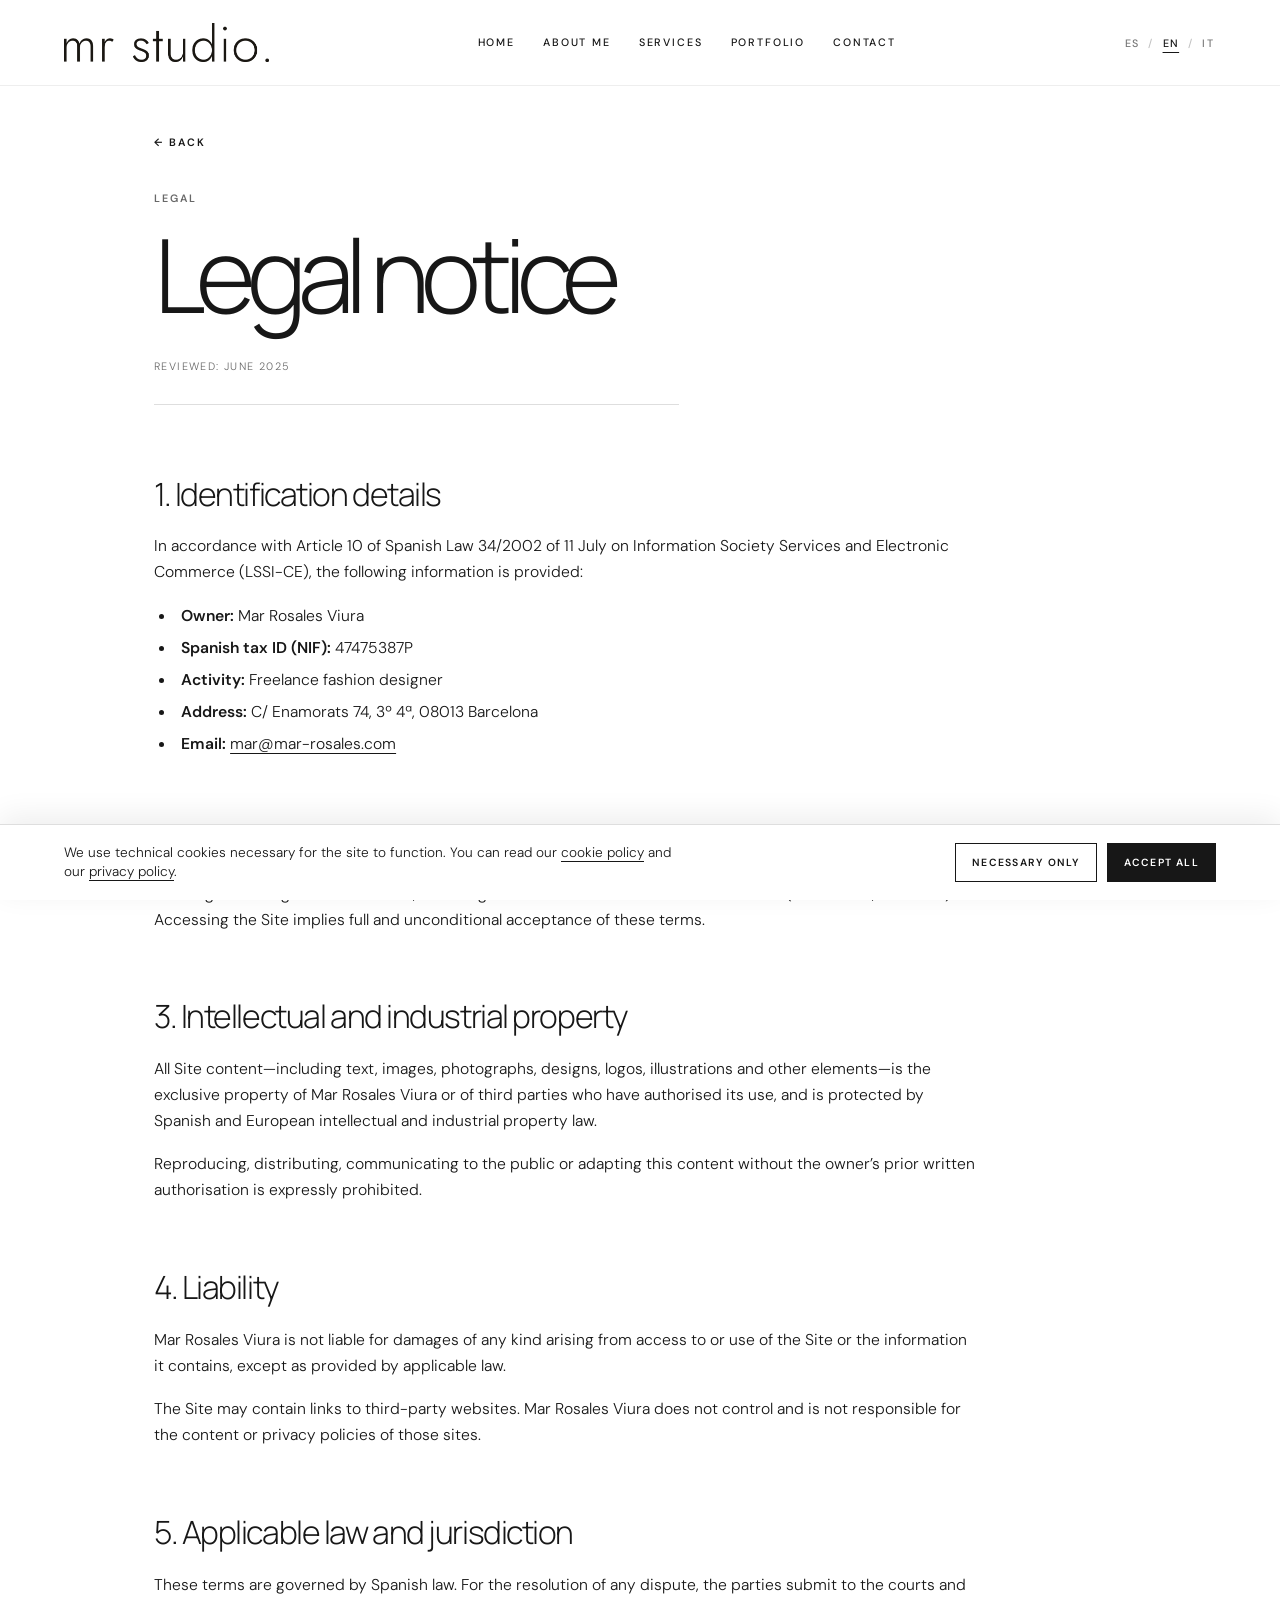
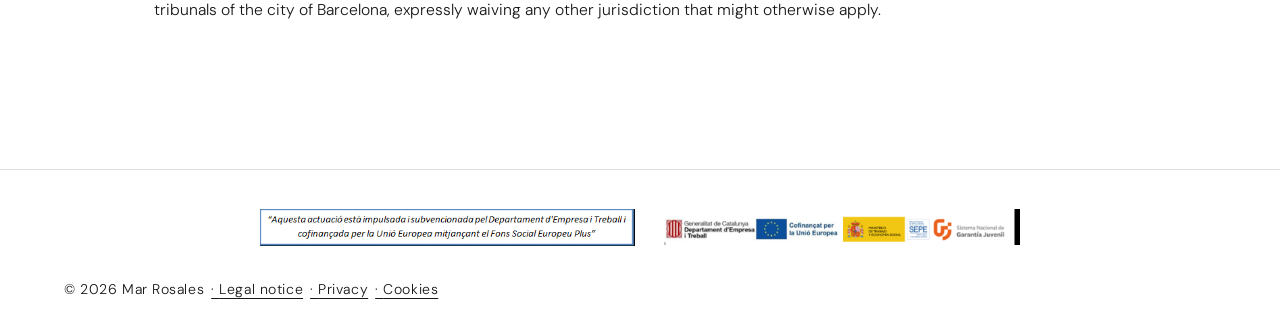
<file: aviso-legal.html>
<!DOCTYPE html>
<html lang="es">
<head>
<meta charset="UTF-8">
<meta name="viewport" content="width=device-width, initial-scale=1.0">
<title>Aviso Legal — Mar Rosales</title>
<link rel="preconnect" href="https://fonts.googleapis.com">
<link rel="preconnect" href="https://fonts.gstatic.com" crossorigin>
<link href="https://fonts.googleapis.com/css2?family=DM+Sans:wght@300;400;500;600&family=Manrope:wght@300;400;500;600&display=swap" rel="stylesheet">
<link rel="stylesheet" href="legal.css">
<link rel="stylesheet" href="language.css"><script src="language.js" defer></script>
</head>
<body>
<header class="site-header">
  <a href="index.html#inicio" aria-label="MR Studio, ir al inicio"><img class="header-logo" src="fotos porfolio/logo/logo sin contornos black.png" alt="mr.studio"></a>
  <button class="menu-toggle" type="button" aria-controls="main-nav" aria-expanded="false">Menú</button>
  <nav class="desktop-nav" id="main-nav" aria-label="Navegación principal">
    <a href="index.html#inicio">Inicio</a><a href="index.html#sobre-mi">Sobre mí</a><a href="index.html#servicios">Servicios</a><a href="index.html#portfolio">Portfolio</a><a href="index.html#contacto">Contacto</a>
  </nav>
  <div class="language-switch" role="group" aria-label="Language / Idioma / Lingua"><button type="button" data-lang="es" lang="es" aria-label="Español">ES</button><span aria-hidden="true">/</span><button type="button" data-lang="en" lang="en" aria-label="English">EN</button><span aria-hidden="true">/</span><button type="button" data-lang="it" lang="it" aria-label="Italiano">IT</button></div>
</header>

<div class="legal-wrap">
  <a class="back" href="index.html">← Volver</a>
  <p class="eyebrow">Legal</p>
  <h1>Aviso Legal</h1>
  <p class="updated">Revisado: junio de 2025</p>

  <h2>1. Datos identificativos</h2>
  <p>En cumplimiento del artículo 10 de la Ley 34/2002, de 11 de julio, de Servicios de la Sociedad de la Información y de Comercio Electrónico (LSSI-CE), se informa de los siguientes datos:</p>
  <ul>
    <li><strong>Titular:</strong> Mar Rosales Viura</li>
    <li><strong>NIF:</strong> 47475387P</li>
    <li><strong>Actividad:</strong> Diseñadora de moda freelance</li>
    <li><strong>Domicilio:</strong> C/ Enamorats 74, 3º 4ª, 08013 Barcelona</li>
    <li><strong>Correo electrónico:</strong> <a href="mailto:mar@mar-rosales.com">mar@mar-rosales.com</a></li>
  </ul>

  <h2>2. Objeto y ámbito de aplicación</h2>
  <p>El presente Aviso Legal regula el acceso, navegación y uso del sitio web mar-rosales.com (en adelante, «el Sitio»). El acceso al Sitio implica la aceptación plena y sin reservas de las presentes condiciones.</p>

  <h2>3. Propiedad intelectual e industrial</h2>
  <p>Todos los contenidos del Sitio —textos, imágenes, fotografías, diseños, logotipos, ilustraciones y demás elementos— son propiedad exclusiva de Mar Rosales Viura o de terceros que han autorizado su uso, y están protegidos por la normativa española y europea de propiedad intelectual e industrial.</p>
  <p>Queda expresamente prohibida la reproducción, distribución, comunicación pública o transformación de dichos contenidos sin autorización previa y por escrito de la titular.</p>

  <h2>4. Responsabilidad</h2>
  <p>Mar Rosales Viura no se responsabiliza de los daños o perjuicios de cualquier naturaleza derivados del acceso o uso del Sitio, ni de la información contenida en el mismo, salvo lo dispuesto en la legislación vigente.</p>
  <p>El Sitio puede contener enlaces a sitios web de terceros. Mar Rosales Viura no controla ni se hace responsable de los contenidos o políticas de privacidad de dichos sitios.</p>

  <h2>5. Legislación aplicable y jurisdicción</h2>
  <p>Las presentes condiciones se rigen por la legislación española. Para la resolución de cualquier controversia, las partes se someten a los juzgados y tribunales de la ciudad de Barcelona, con renuncia expresa a cualquier otro fuero que pudiera corresponderles.</p>
</div>

<footer><div class="footer-top"><img src="fotos porfolio/logos footer/frase.jpg" alt="Actuación impulsada y subvencionada por el Departament d’Empresa i Treball y cofinanciada por la Unión Europea" loading="lazy"><img src="fotos porfolio/logos footer/logos.jpg" alt="Logotipos de las entidades financiadoras" loading="lazy"></div><div class="footer-bottom"><span>© <span id="year"></span> Mar Rosales</span><nav aria-label="Enlaces legales"><a href="aviso-legal.html">Aviso legal</a><a href="politica-privacidad.html">Privacidad</a><a href="politica-cookies.html">Cookies</a></nav></div></footer>

<div id="cookie-banner" role="dialog" aria-label="Aviso de cookies">
  <p>Usamos cookies técnicas necesarias para el funcionamiento del sitio. Puedes consultar nuestra <a href="politica-cookies.html">política de cookies</a> y nuestra <a href="politica-privacidad.html">política de privacidad</a>.</p>
  <div class="cookie-actions">
    <button class="cb-btn cb-reject" id="cb-reject">Solo necesarias</button>
    <button class="cb-btn cb-accept" id="cb-accept">Aceptar todas</button>
  </div>
</div>

<script>
document.getElementById('year').textContent=new Date().getFullYear();
(function(){
  const banner=document.getElementById('cookie-banner');
  if(localStorage.getItem('cookie_consent'))banner.classList.add('hidden');
  function dismiss(v){localStorage.setItem('cookie_consent',v);banner.classList.add('hidden');}
  document.getElementById('cb-accept').addEventListener('click',()=>dismiss('all'));
  document.getElementById('cb-reject').addEventListener('click',()=>dismiss('necessary'));
})();
</script>
<script src="legal-nav.js"></script>
</body>
</html>
</file>
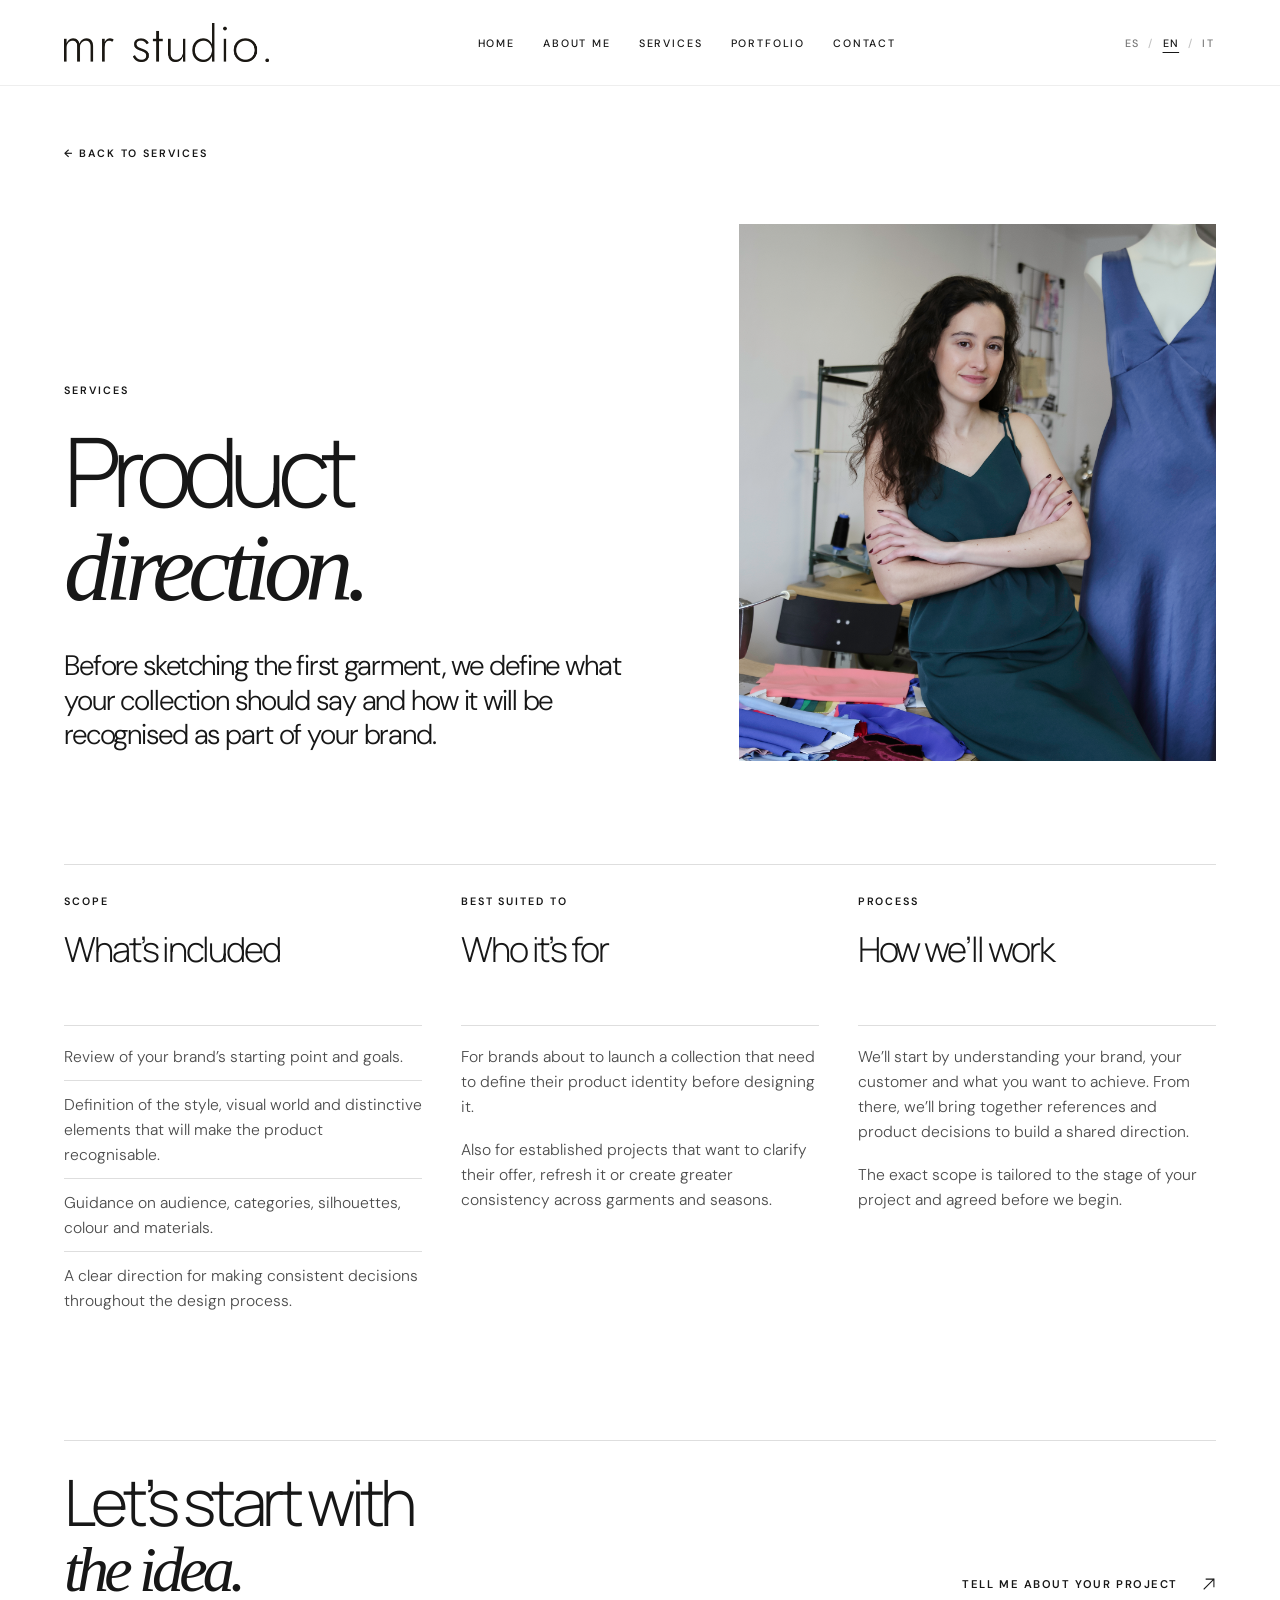
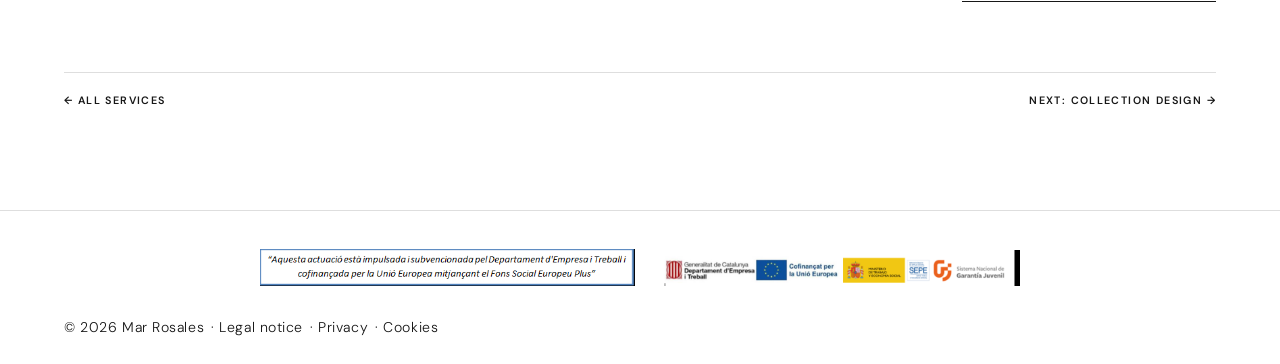
<file: direccion-de-producto.html>
<!doctype html>
<html lang="es">
<head>
  <meta charset="utf-8"><meta name="viewport" content="width=device-width, initial-scale=1"><meta name="theme-color" content="#ffffff">
  <title>Dirección de producto — mr.studio</title>
  <meta name="description" content="Define el estilo y la dirección de producto de tu marca antes de empezar a diseñar. Descubre cómo trabaja Mar Rosales.">
  <link rel="preconnect" href="https://fonts.googleapis.com"><link rel="preconnect" href="https://fonts.gstatic.com" crossorigin>
  <link href="https://fonts.googleapis.com/css2?family=DM+Sans:wght@300;400;500;600&family=Manrope:wght@300;400;500;600&display=swap" rel="stylesheet">
  <link rel="stylesheet" href="servicio-detalle.css"><link rel="stylesheet" href="language.css"><script src="language.js" defer></script><script src="legal-nav.js" defer></script>
</head>
<body>
  <a class="skip" href="#contenido">Ir al contenido</a>
  <header class="site-header"><a href="index.html#inicio" aria-label="MR Studio, ir al inicio"><img class="header-logo" src="fotos porfolio/logo/logo sin contornos black.png" alt="mr.studio"></a><button class="menu-toggle" type="button" aria-controls="main-nav" aria-expanded="false">Menú</button><nav class="desktop-nav" id="main-nav" aria-label="Navegación principal"><a href="index.html#inicio">Inicio</a><a href="index.html#sobre-mi">Sobre mí</a><a href="index.html#servicios">Servicios</a><a href="index.html#portfolio">Portfolio</a><a href="index.html#contacto">Contacto</a></nav><div class="language-switch" role="group" aria-label="Language / Idioma / Lingua"><button type="button" data-lang="es" lang="es" aria-label="Español">ES</button><span aria-hidden="true">/</span><button type="button" data-lang="en" lang="en" aria-label="English">EN</button><span aria-hidden="true">/</span><button type="button" data-lang="it" lang="it" aria-label="Italiano">IT</button></div></header>
  <main class="detail-main" id="contenido">
    <a class="detail-back" href="index.html#servicios">← Volver a servicios</a>
    <div class="detail-hero"><div><span class="eyebrow">Servicios</span><h1 class="detail-title">Dirección<br><em>de producto.</em></h1><p class="detail-lead">Antes de dibujar la primera prenda, definimos qué debe contar tu colección y cómo reconocerla como parte de tu marca.</p></div><img src="fotos porfolio/serveis/direccion-de-producto-mar-rosales.jpg" alt="Mar Rosales junto a maniquíes y muestras de tejidos"></div>
    <div class="detail-grid">
      <section class="detail-block"><span class="eyebrow">Alcance</span><h2>Qué incluye</h2><ul><li>Revisión del punto de partida de la marca y sus objetivos.</li><li>Definición del estilo, el universo visual y las claves que harán reconocible el producto.</li><li>Orientación sobre público, categorías, siluetas, color y materiales.</li><li>Una dirección clara para tomar decisiones coherentes durante el diseño.</li></ul></section>
      <section class="detail-block"><span class="eyebrow">Encaje</span><h2>Para quién</h2><p>Para marcas que van a lanzar una colección y necesitan definir su identidad de producto antes de diseñarla.</p><p>También para proyectos que ya existen, pero quieren ordenar su propuesta, actualizarla o ganar coherencia entre prendas y temporadas.</p></section>
      <section class="detail-block"><span class="eyebrow">Proceso</span><h2>Cómo trabajaremos</h2><p>Empezaremos por entender tu marca, tu cliente y lo que quieres conseguir. A partir de ahí, pondremos en común referencias y decisiones de producto para construir una dirección compartida.</p><p>El alcance concreto se adapta al momento de tu proyecto y se acuerda antes de empezar.</p></section>
    </div>
    <div class="detail-next"><p>Empecemos por<br><em>la idea.</em></p><a class="detail-cta" href="index.html#contacto">Cuéntame tu proyecto <span aria-hidden="true"></span></a></div>
    <nav class="detail-nav" aria-label="Otros servicios"><a href="index.html#servicios">← Todos los servicios</a><a href="diseno-de-coleccion.html">Siguiente: diseño de colección →</a></nav>
  </main>
  <footer><div class="footer-top"><img src="fotos porfolio/logos footer/frase.jpg" alt="Actuación impulsada y subvencionada por el Departament d’Empresa i Treball y cofinanciada por la Unión Europea" loading="lazy"><img src="fotos porfolio/logos footer/logos.jpg" alt="Logotipos de las entidades financiadoras" loading="lazy"></div><div class="footer-bottom"><span>© 2026 Mar Rosales</span><nav aria-label="Enlaces legales"><a href="aviso-legal.html">Aviso legal</a><a href="politica-privacidad.html">Privacidad</a><a href="politica-cookies.html">Cookies</a></nav></div></footer>
</body>
</html>
</file>
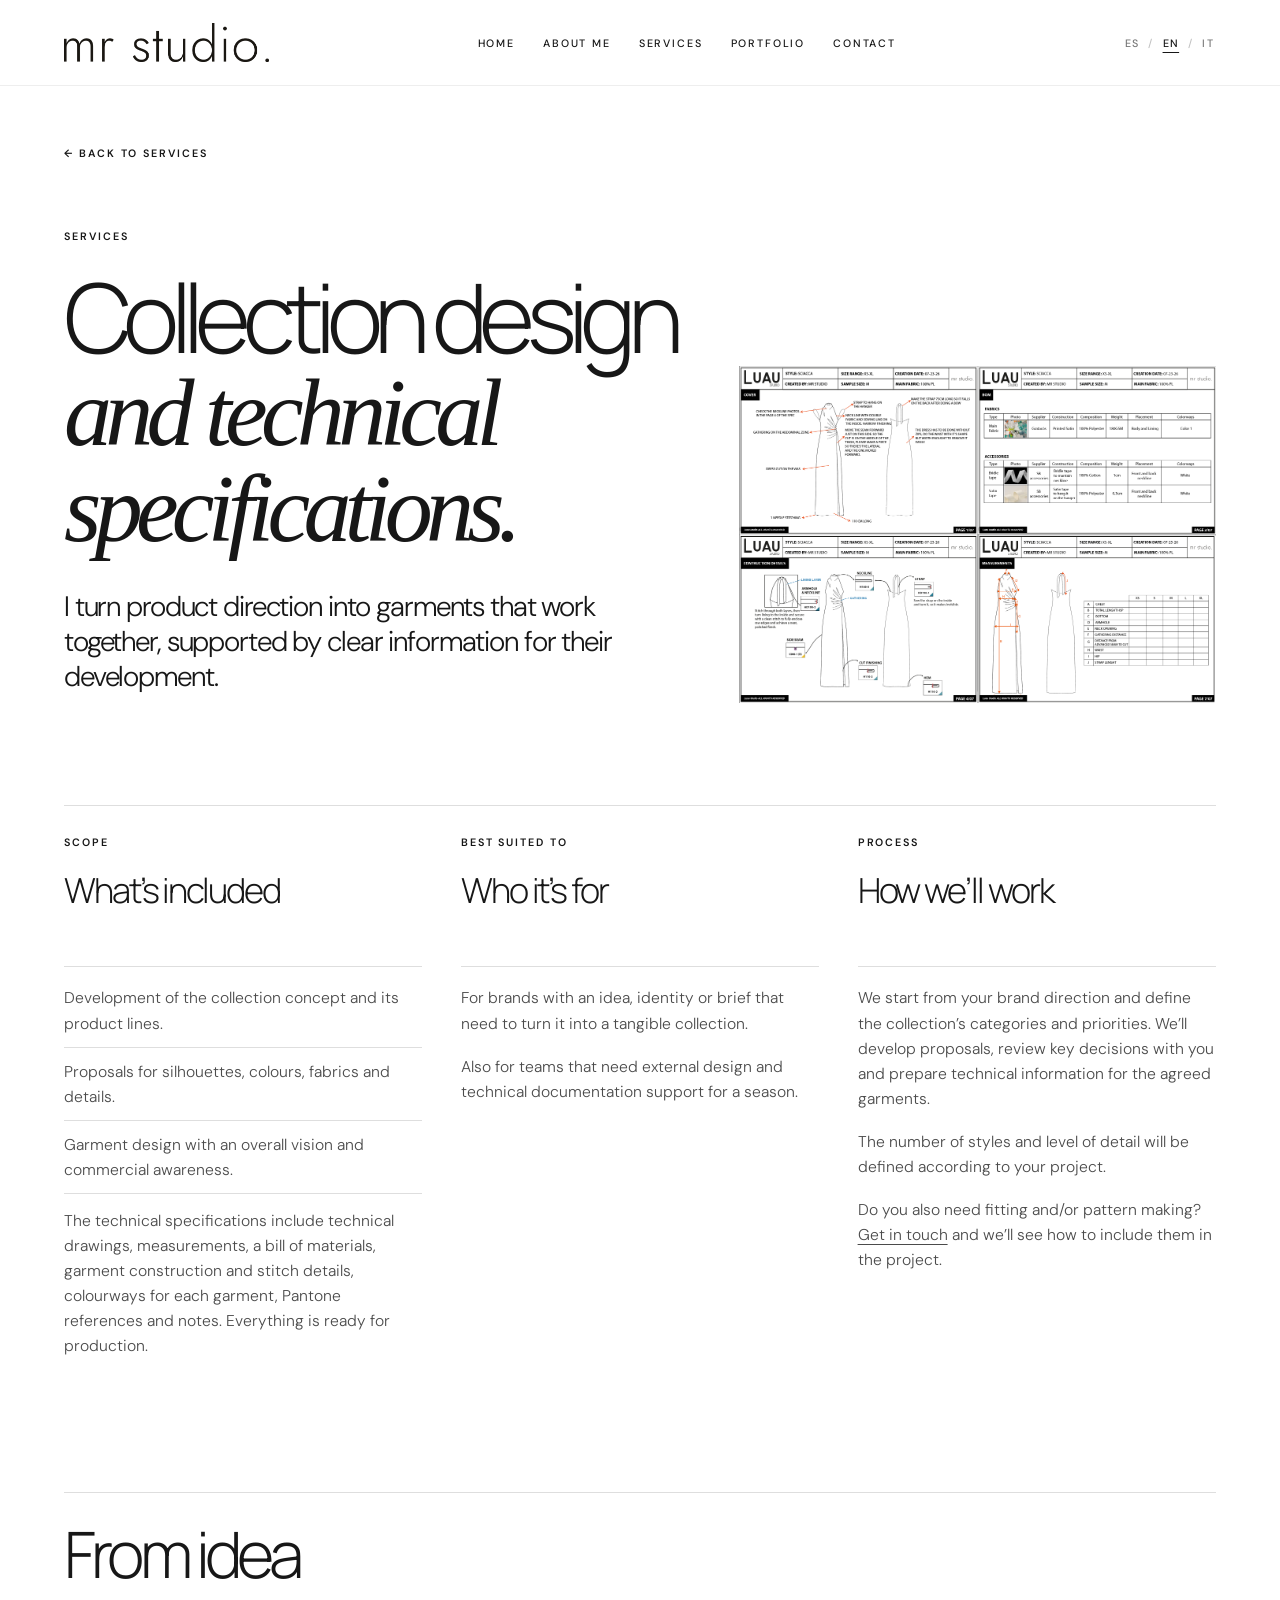
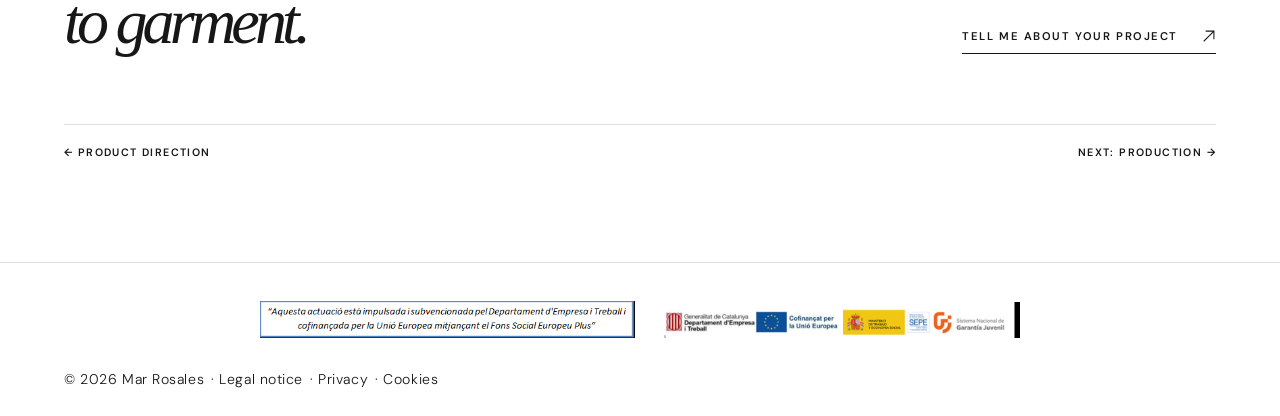
<file: diseno-de-coleccion.html>
<!doctype html>
<html lang="es">
<head>
  <meta charset="utf-8"><meta name="viewport" content="width=device-width, initial-scale=1"><meta name="theme-color" content="#ffffff">
  <title>Diseño de colección y fichas técnicas — mr.studio</title>
  <meta name="description" content="Diseño de colecciones de moda y desarrollo de fichas técnicas con una visión creativa y comercial. Descubre el servicio de Mar Rosales.">
  <link rel="preconnect" href="https://fonts.googleapis.com"><link rel="preconnect" href="https://fonts.gstatic.com" crossorigin>
  <link href="https://fonts.googleapis.com/css2?family=DM+Sans:wght@300;400;500;600&family=Manrope:wght@300;400;500;600&display=swap" rel="stylesheet">
  <link rel="stylesheet" href="servicio-detalle.css"><link rel="stylesheet" href="language.css"><script src="language.js" defer></script><script src="legal-nav.js" defer></script>
</head>
<body>
  <a class="skip" href="#contenido">Ir al contenido</a>
  <header class="site-header"><a href="index.html#inicio" aria-label="MR Studio, ir al inicio"><img class="header-logo" src="fotos porfolio/logo/logo sin contornos black.png" alt="mr.studio"></a><button class="menu-toggle" type="button" aria-controls="main-nav" aria-expanded="false">Menú</button><nav class="desktop-nav" id="main-nav" aria-label="Navegación principal"><a href="index.html#inicio">Inicio</a><a href="index.html#sobre-mi">Sobre mí</a><a href="index.html#servicios">Servicios</a><a href="index.html#portfolio">Portfolio</a><a href="index.html#contacto">Contacto</a></nav><div class="language-switch" role="group" aria-label="Language / Idioma / Lingua"><button type="button" data-lang="es" lang="es" aria-label="Español">ES</button><span aria-hidden="true">/</span><button type="button" data-lang="en" lang="en" aria-label="English">EN</button><span aria-hidden="true">/</span><button type="button" data-lang="it" lang="it" aria-label="Italiano">IT</button></div></header>
  <main class="detail-main" id="contenido">
    <a class="detail-back" href="index.html#servicios">← Volver a servicios</a>
    <div class="detail-hero"><div><span class="eyebrow">Servicios</span><h1 class="detail-title">Diseño de colección<br><em>y fichas técnicas.</em></h1><p class="detail-lead">Convierto la dirección de producto en prendas que funcionan juntas y en información clara para desarrollarlas.</p></div><img class="tech-sheet" src="fotos porfolio/serveis/fichas-tecnicas-luau-completa.png" alt="Cuatro páginas de fichas técnicas de Luau Studio: diseño, materiales, confección y medidas"></div>
    <div class="detail-grid">
      <section class="detail-block"><span class="eyebrow">Alcance</span><h2>Qué incluye</h2><ul><li>Desarrollo del concepto de colección y de sus líneas de producto.</li><li>Propuestas de siluetas, colores, tejidos y detalles.</li><li>Diseño de las prendas con una visión de conjunto y sentido comercial.</li></ul><p class="tech-specs">Las fichas técnicas incluyen dibujos técnicos, medidas, bill of materials (lista de materiales), indicaciones de construcción de la prenda y puntadas, colores de cada prenda, referencias Pantone y notas. Todo listo para producción.</p></section>
      <section class="detail-block"><span class="eyebrow">Encaje</span><h2>Para quién</h2><p>Para marcas que tienen una idea, una identidad o un briefing y necesitan convertirlos en una colección concreta.</p><p>También para equipos que requieren apoyo externo en diseño y documentación técnica durante una temporada.</p></section>
      <section class="detail-block"><span class="eyebrow">Proceso</span><h2>Cómo trabajaremos</h2><p>Partimos de la dirección de marca y definimos las categorías y prioridades de la colección. Trabajaremos las propuestas, revisaremos contigo las decisiones clave y prepararemos la información técnica de las prendas acordadas.</p><p>El número de modelos y el nivel de detalle se definirán según tu proyecto.</p><p>¿Necesitas también fitting y/o patronaje? <a href="index.html#contacto">Consúltame</a> y valoraremos cómo incorporarlos al proyecto.</p></section>
    </div>
    <div class="detail-next"><p>De la idea<br><em>a la prenda.</em></p><a class="detail-cta" href="index.html#contacto">Cuéntame tu proyecto <span aria-hidden="true"></span></a></div>
    <nav class="detail-nav" aria-label="Otros servicios"><a href="direccion-de-producto.html">← Dirección de producto</a><a href="planificacion-de-produccion.html">Siguiente: producción →</a></nav>
  </main>
  <footer><div class="footer-top"><img src="fotos porfolio/logos footer/frase.jpg" alt="Actuación impulsada y subvencionada por el Departament d’Empresa i Treball y cofinanciada por la Unión Europea" loading="lazy"><img src="fotos porfolio/logos footer/logos.jpg" alt="Logotipos de las entidades financiadoras" loading="lazy"></div><div class="footer-bottom"><span>© 2026 Mar Rosales</span><nav aria-label="Enlaces legales"><a href="aviso-legal.html">Aviso legal</a><a href="politica-privacidad.html">Privacidad</a><a href="politica-cookies.html">Cookies</a></nav></div></footer>
</body>
</html>
</file>
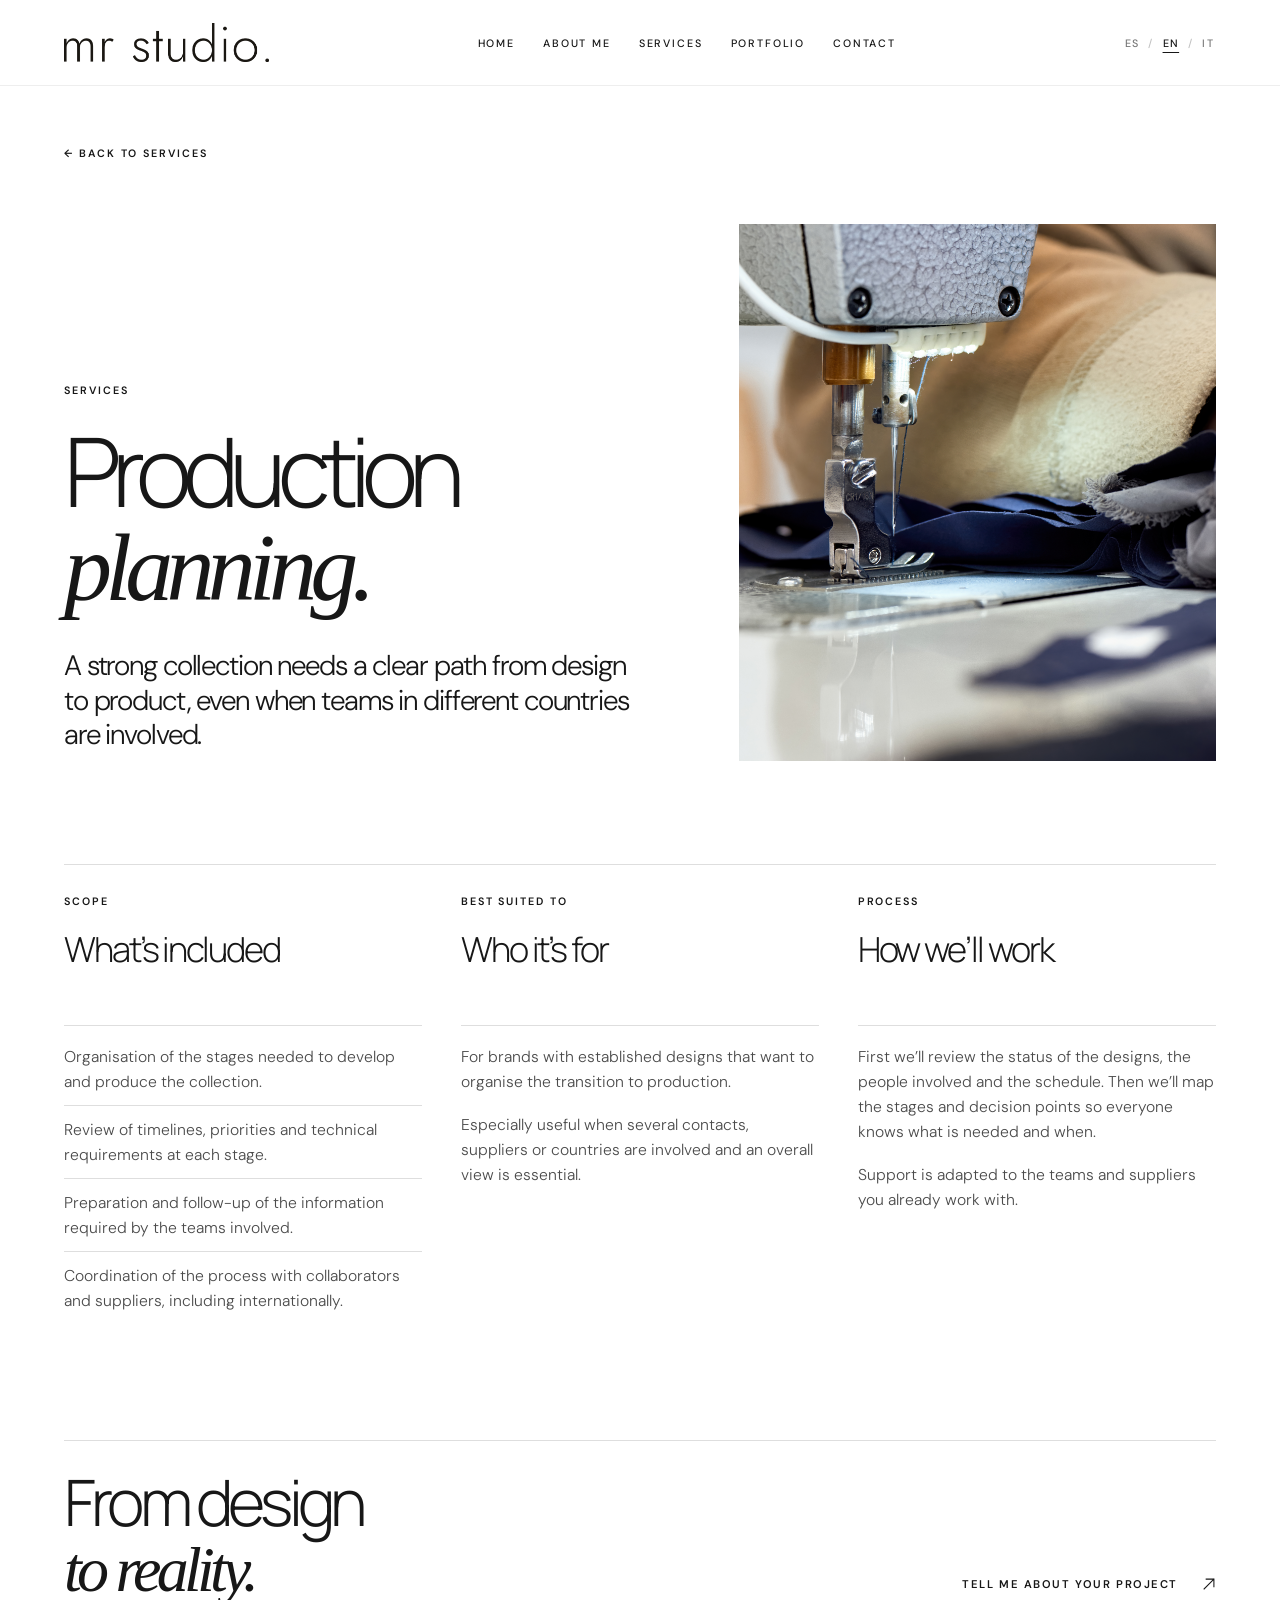
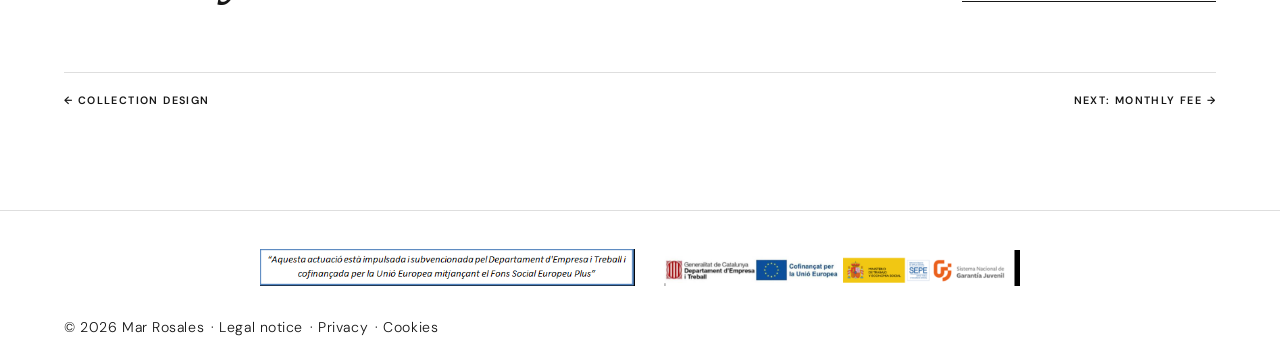
<file: planificacion-de-produccion.html>
<!doctype html>
<html lang="es">
<head>
  <meta charset="utf-8"><meta name="viewport" content="width=device-width, initial-scale=1"><meta name="theme-color" content="#ffffff">
  <title>Planificación de producción worldwide — mr.studio</title>
  <meta name="description" content="Planificación del paso del diseño a la producción de moda, con atención a tiempos, necesidades técnicas y coordinación internacional.">
  <link rel="preconnect" href="https://fonts.googleapis.com"><link rel="preconnect" href="https://fonts.gstatic.com" crossorigin>
  <link href="https://fonts.googleapis.com/css2?family=DM+Sans:wght@300;400;500;600&family=Manrope:wght@300;400;500;600&display=swap" rel="stylesheet">
  <link rel="stylesheet" href="servicio-detalle.css"><link rel="stylesheet" href="language.css"><script src="language.js" defer></script><script src="legal-nav.js" defer></script>
</head>
<body>
  <a class="skip" href="#contenido">Ir al contenido</a>
  <header class="site-header"><a href="index.html#inicio" aria-label="MR Studio, ir al inicio"><img class="header-logo" src="fotos porfolio/logo/logo sin contornos black.png" alt="mr.studio"></a><button class="menu-toggle" type="button" aria-controls="main-nav" aria-expanded="false">Menú</button><nav class="desktop-nav" id="main-nav" aria-label="Navegación principal"><a href="index.html#inicio">Inicio</a><a href="index.html#sobre-mi">Sobre mí</a><a href="index.html#servicios">Servicios</a><a href="index.html#portfolio">Portfolio</a><a href="index.html#contacto">Contacto</a></nav><div class="language-switch" role="group" aria-label="Language / Idioma / Lingua"><button type="button" data-lang="es" lang="es" aria-label="Español">ES</button><span aria-hidden="true">/</span><button type="button" data-lang="en" lang="en" aria-label="English">EN</button><span aria-hidden="true">/</span><button type="button" data-lang="it" lang="it" aria-label="Italiano">IT</button></div></header>
  <main class="detail-main" id="contenido">
    <a class="detail-back" href="index.html#servicios">← Volver a servicios</a>
    <div class="detail-hero"><div><span class="eyebrow">Servicios</span><h1 class="detail-title">Planificación<br><em>de producción.</em></h1><p class="detail-lead">Una buena colección necesita un camino claro para pasar del diseño al producto, también cuando intervienen equipos en distintos países.</p></div><img src="fotos porfolio/serveis/woman-working-sewing-machine-with-blue-fabric.jpg" alt="Confección de una prenda azul con máquina de coser"></div>
    <div class="detail-grid">
      <section class="detail-block"><span class="eyebrow">Alcance</span><h2>Qué incluye</h2><ul><li>Organización de las fases necesarias para desarrollar y producir la colección.</li><li>Revisión de tiempos, prioridades y necesidades técnicas de cada etapa.</li><li>Preparación y seguimiento de la información que necesitan los equipos implicados.</li><li>Coordinación del proceso con colaboradores y proveedores, también a escala internacional.</li></ul></section>
      <section class="detail-block"><span class="eyebrow">Encaje</span><h2>Para quién</h2><p>Para marcas que ya tienen diseños definidos y quieren ordenar su paso a producción.</p><p>Especialmente útil cuando hay varios interlocutores, proveedores o países implicados y es importante mantener una visión de conjunto.</p></section>
      <section class="detail-block"><span class="eyebrow">Proceso</span><h2>Cómo trabajaremos</h2><p>Primero revisaremos el estado de los diseños, los interlocutores y el calendario. Después trazaremos las fases y puntos de decisión para que cada parte sepa qué necesita y cuándo.</p><p>El acompañamiento se adapta a los equipos y proveedores con los que ya trabajes.</p></section>
    </div>
    <div class="detail-next"><p>Del diseño<br><em>a la realidad.</em></p><a class="detail-cta" href="index.html#contacto">Cuéntame tu proyecto <span aria-hidden="true"></span></a></div>
    <nav class="detail-nav" aria-label="Otros servicios"><a href="diseno-de-coleccion.html">← Diseño de colección</a><a href="tarifa-fija-mensual.html">Siguiente: tarifa mensual →</a></nav>
  </main>
  <footer><div class="footer-top"><img src="fotos porfolio/logos footer/frase.jpg" alt="Actuación impulsada y subvencionada por el Departament d’Empresa i Treball y cofinanciada por la Unión Europea" loading="lazy"><img src="fotos porfolio/logos footer/logos.jpg" alt="Logotipos de las entidades financiadoras" loading="lazy"></div><div class="footer-bottom"><span>© 2026 Mar Rosales</span><nav aria-label="Enlaces legales"><a href="aviso-legal.html">Aviso legal</a><a href="politica-privacidad.html">Privacidad</a><a href="politica-cookies.html">Cookies</a></nav></div></footer>
</body>
</html>
</file>
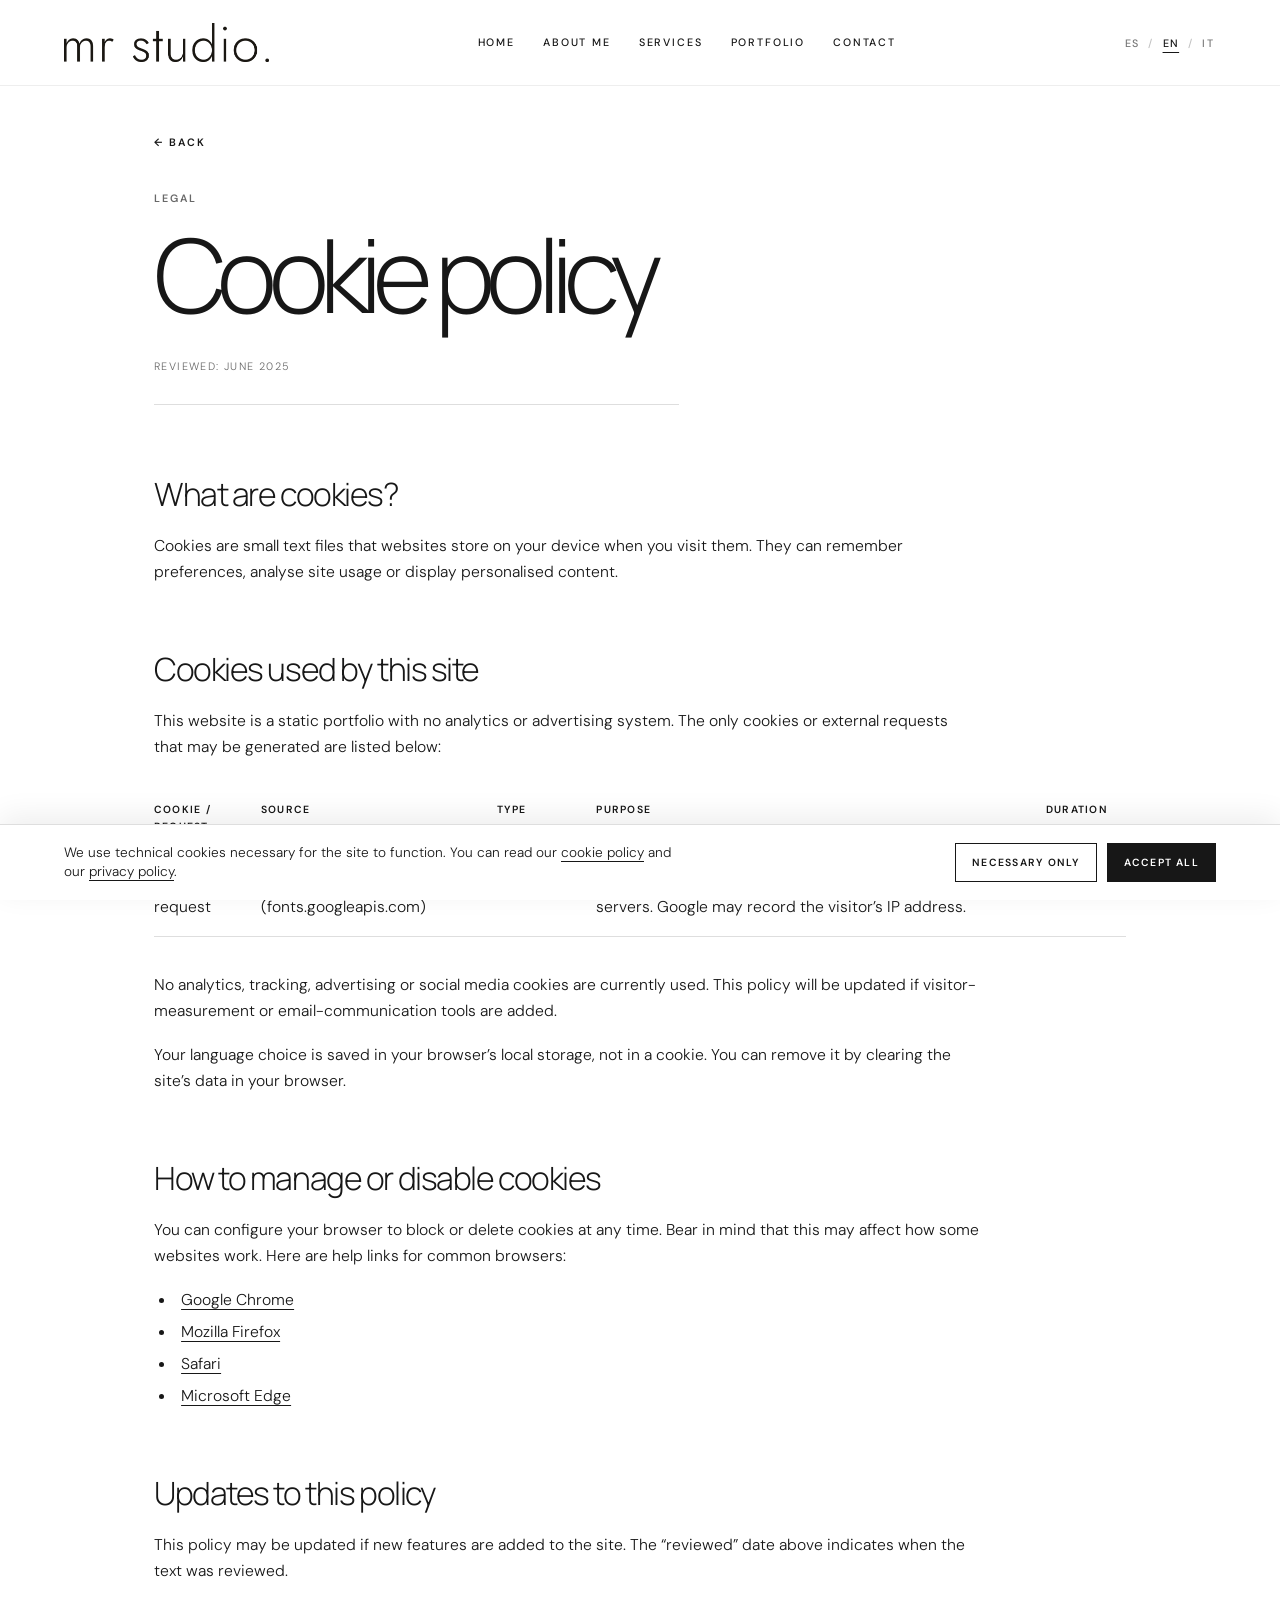
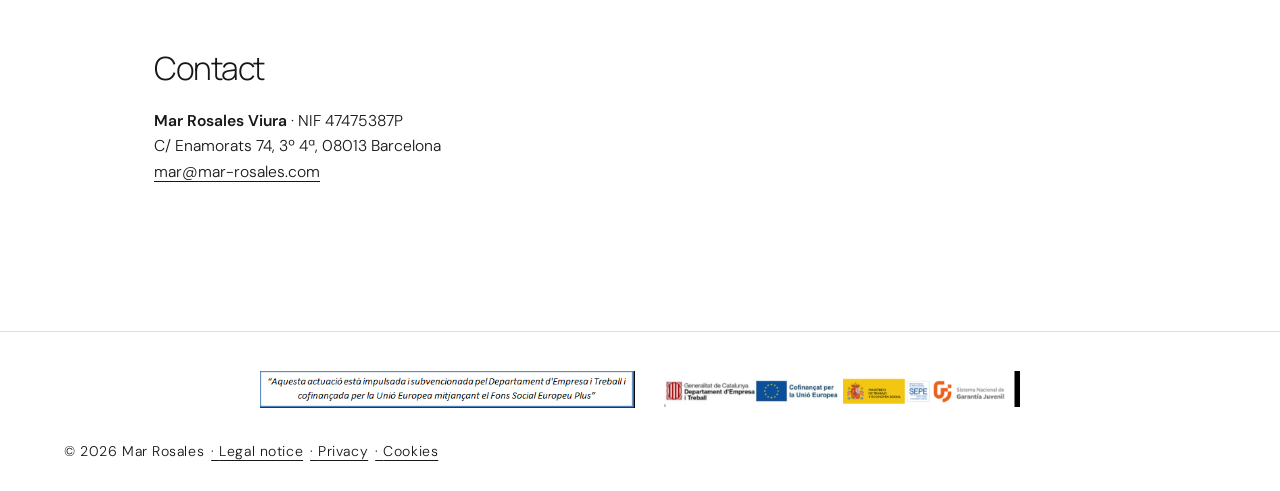
<file: politica-cookies.html>
<!DOCTYPE html>
<html lang="es">
<head>
<meta charset="UTF-8">
<meta name="viewport" content="width=device-width, initial-scale=1.0">
<title>Política de Cookies — Mar Rosales</title>
<link rel="preconnect" href="https://fonts.googleapis.com">
<link rel="preconnect" href="https://fonts.gstatic.com" crossorigin>
<link href="https://fonts.googleapis.com/css2?family=DM+Sans:wght@300;400;500;600&family=Manrope:wght@300;400;500;600&display=swap" rel="stylesheet">
<link rel="stylesheet" href="legal.css">
<link rel="stylesheet" href="language.css"><script src="language.js" defer></script>
</head>
<body>
<header class="site-header">
  <a href="index.html#inicio" aria-label="MR Studio, ir al inicio"><img class="header-logo" src="fotos porfolio/logo/logo sin contornos black.png" alt="mr.studio"></a>
  <button class="menu-toggle" type="button" aria-controls="main-nav" aria-expanded="false">Menú</button>
  <nav class="desktop-nav" id="main-nav" aria-label="Navegación principal">
    <a href="index.html#inicio">Inicio</a><a href="index.html#sobre-mi">Sobre mí</a><a href="index.html#servicios">Servicios</a><a href="index.html#portfolio">Portfolio</a><a href="index.html#contacto">Contacto</a>
  </nav>
  <div class="language-switch" role="group" aria-label="Language / Idioma / Lingua"><button type="button" data-lang="es" lang="es" aria-label="Español">ES</button><span aria-hidden="true">/</span><button type="button" data-lang="en" lang="en" aria-label="English">EN</button><span aria-hidden="true">/</span><button type="button" data-lang="it" lang="it" aria-label="Italiano">IT</button></div>
</header>

<div class="legal-wrap">
  <a class="back" href="index.html">← Volver</a>
  <p class="eyebrow">Legal</p>
  <h1>Política de Cookies</h1>
  <p class="updated">Revisado: junio de 2025</p>

  <h2>¿Qué son las cookies?</h2>
  <p>Las cookies son pequeños archivos de texto que los sitios web almacenan en tu dispositivo cuando los visitas. Sirven para recordar preferencias, analizar el uso del sitio o mostrar contenido personalizado.</p>

  <h2>Cookies que utiliza este sitio</h2>
  <p>Este sitio web es un portfolio estático sin sistema de analítica ni publicidad. Las únicas cookies o solicitudes externas que pueden generarse son las siguientes:</p>

  <table>
    <thead>
      <tr><th>Cookie / solicitud</th><th>Origen</th><th>Tipo</th><th>Finalidad</th><th>Duración</th></tr>
    </thead>
    <tbody>
      <tr>
        <td>Solicitud de tipografía</td>
        <td>Google Fonts (fonts.googleapis.com)</td>
        <td><span class="pill">Técnica</span></td>
        <td>Cargar las fuentes DM Sans y Manrope desde los servidores de Google. Google puede registrar la IP del visitante.</td>
        <td>Sesión</td>
      </tr>
    </tbody>
  </table>

  <p>Actualmente no se utilizan cookies de analítica, seguimiento, publicidad ni redes sociales. Esta política se actualizará cuando se incorporen herramientas de medición de visitas o comunicación por correo electrónico.</p>
  <p>La elección de idioma se guarda en el almacenamiento local del navegador, no en una cookie. Puedes eliminarla borrando los datos del sitio en tu navegador.</p>

  <h2>Cómo gestionar o desactivar las cookies</h2>
  <p>Puedes configurar tu navegador para bloquear o eliminar cookies en cualquier momento. Ten en cuenta que esto puede afectar al correcto funcionamiento de algunos sitios web. Aquí tienes los enlaces de ayuda de los navegadores más habituales:</p>
  <ul>
    <li><a href="https://support.google.com/chrome/answer/95647" target="_blank" rel="noopener">Google Chrome</a></li>
    <li><a href="https://support.mozilla.org/es/kb/habilitar-y-deshabilitar-cookies-sitios-web-rastrear-preferencias" target="_blank" rel="noopener">Mozilla Firefox</a></li>
    <li><a href="https://support.apple.com/es-es/guide/safari/sfri11471/mac" target="_blank" rel="noopener">Safari</a></li>
    <li><a href="https://support.microsoft.com/es-es/windows/eliminar-y-administrar-cookies-168dab11-0753-043d-7c16-ede5947fc64d" target="_blank" rel="noopener">Microsoft Edge</a></li>
  </ul>

  <h2>Actualizaciones de esta política</h2>
  <p>Esta política puede actualizarse si se incorporan nuevas funcionalidades al sitio. La fecha de «revisión» en la parte superior indicará cuándo se revisó el texto.</p>

  <h2>Contacto</h2>
  <p><strong>Mar Rosales Viura</strong> · NIF 47475387P<br>C/ Enamorats 74, 3º 4ª, 08013 Barcelona<br><a href="mailto:mar@mar-rosales.com">mar@mar-rosales.com</a></p>
</div>

<footer><div class="footer-top"><img src="fotos porfolio/logos footer/frase.jpg" alt="Actuación impulsada y subvencionada por el Departament d’Empresa i Treball y cofinanciada por la Unión Europea" loading="lazy"><img src="fotos porfolio/logos footer/logos.jpg" alt="Logotipos de las entidades financiadoras" loading="lazy"></div><div class="footer-bottom"><span>© <span id="year"></span> Mar Rosales</span><nav aria-label="Enlaces legales"><a href="aviso-legal.html">Aviso legal</a><a href="politica-privacidad.html">Privacidad</a><a href="politica-cookies.html">Cookies</a></nav></div></footer>

<div id="cookie-banner" role="dialog" aria-label="Aviso de cookies">
  <p>Usamos cookies técnicas necesarias para el funcionamiento del sitio. Puedes consultar nuestra <a href="politica-cookies.html">política de cookies</a> y nuestra <a href="politica-privacidad.html">política de privacidad</a>.</p>
  <div class="cookie-actions">
    <button class="cb-btn cb-reject" id="cb-reject">Solo necesarias</button>
    <button class="cb-btn cb-accept" id="cb-accept">Aceptar todas</button>
  </div>
</div>

<script>
document.getElementById('year').textContent=new Date().getFullYear();
(function(){
  const banner=document.getElementById('cookie-banner');
  if(localStorage.getItem('cookie_consent'))banner.classList.add('hidden');
  function dismiss(v){localStorage.setItem('cookie_consent',v);banner.classList.add('hidden');}
  document.getElementById('cb-accept').addEventListener('click',()=>dismiss('all'));
  document.getElementById('cb-reject').addEventListener('click',()=>dismiss('necessary'));
})();
</script>
<script src="legal-nav.js"></script>
</body>
</html>
</file>
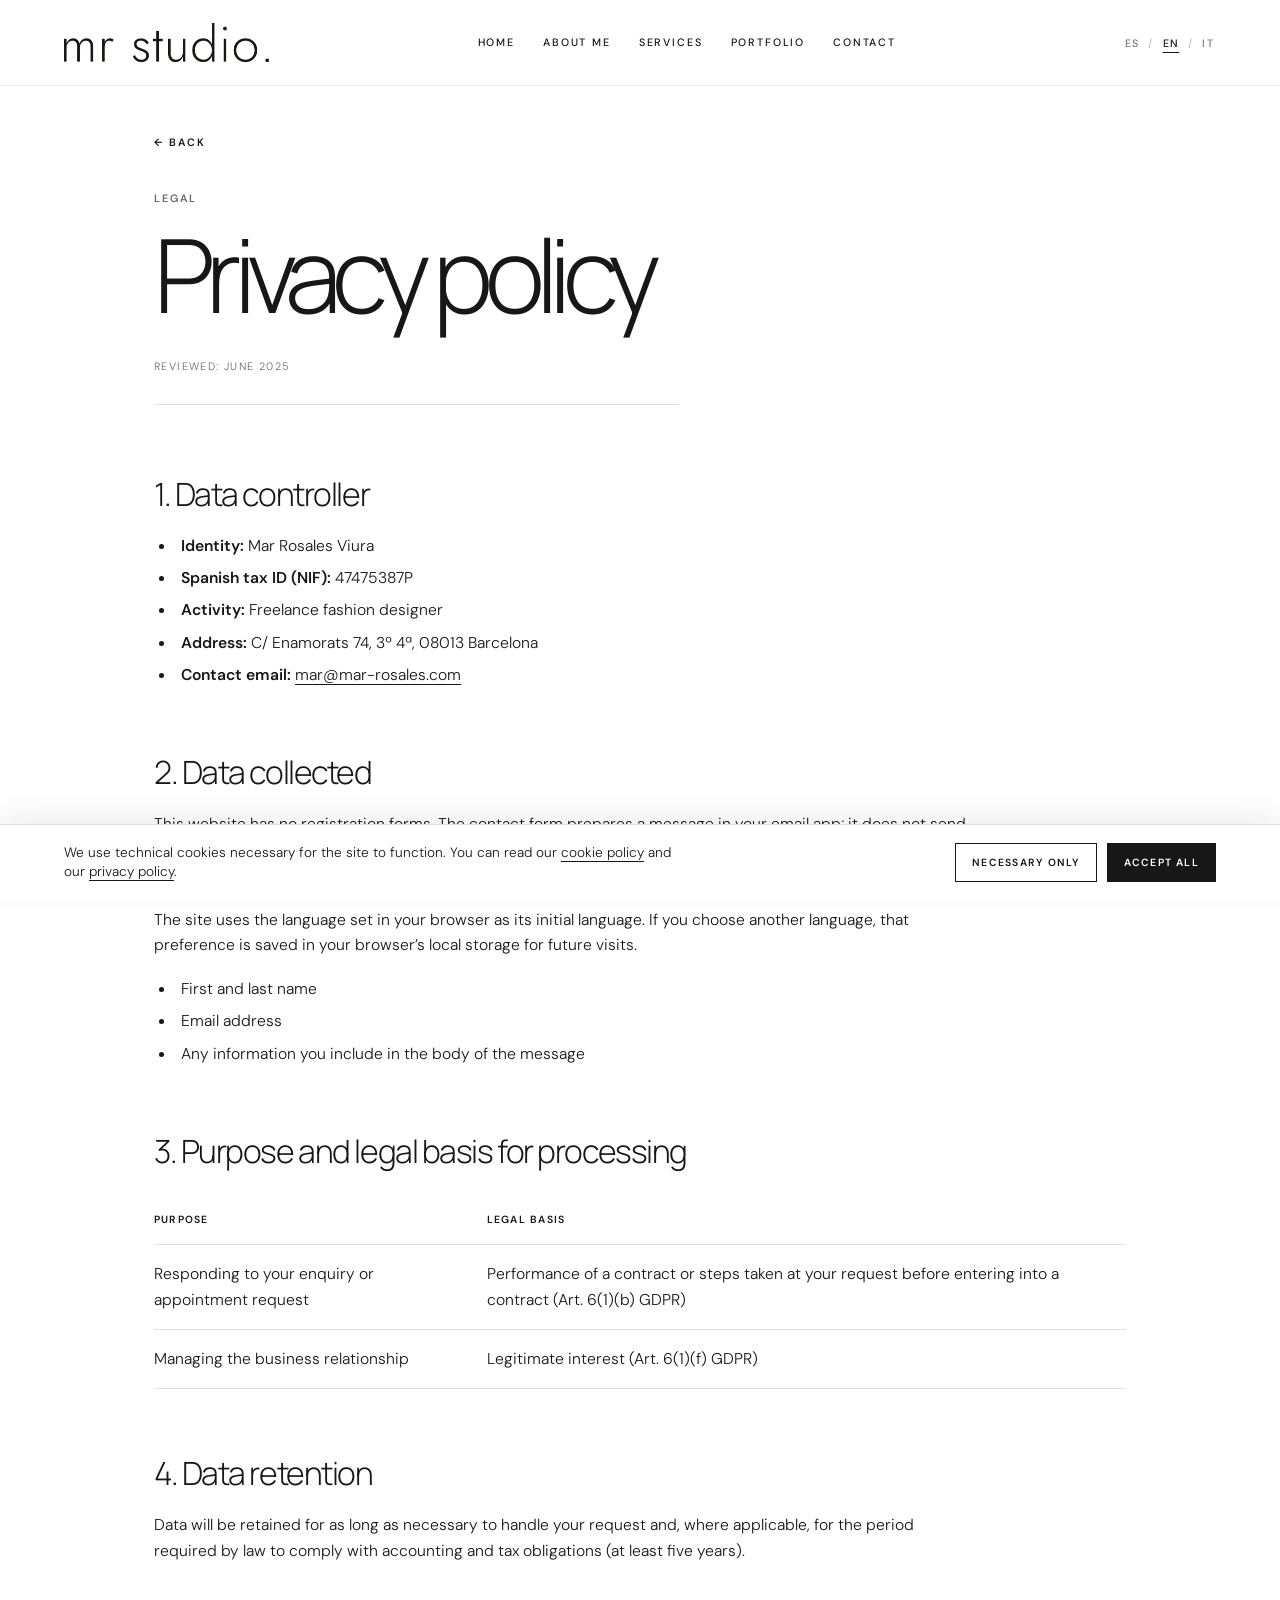
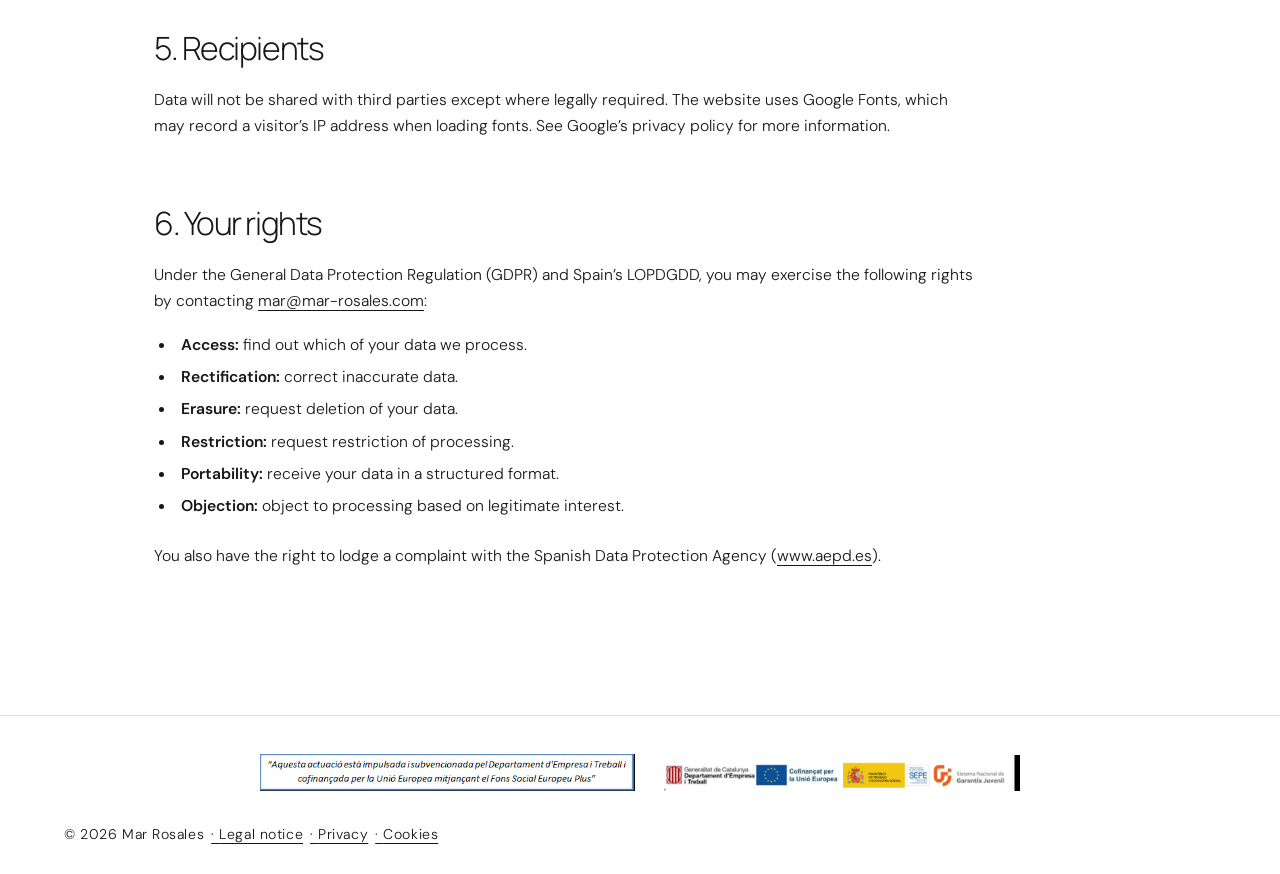
<file: politica-privacidad.html>
<!DOCTYPE html>
<html lang="es">
<head>
<meta charset="UTF-8">
<meta name="viewport" content="width=device-width, initial-scale=1.0">
<title>Política de Privacidad — Mar Rosales</title>
<link rel="preconnect" href="https://fonts.googleapis.com">
<link rel="preconnect" href="https://fonts.gstatic.com" crossorigin>
<link href="https://fonts.googleapis.com/css2?family=DM+Sans:wght@300;400;500;600&family=Manrope:wght@300;400;500;600&display=swap" rel="stylesheet">
<link rel="stylesheet" href="legal.css">
<link rel="stylesheet" href="language.css"><script src="language.js" defer></script>
</head>
<body>
<header class="site-header">
  <a href="index.html#inicio" aria-label="MR Studio, ir al inicio"><img class="header-logo" src="fotos porfolio/logo/logo sin contornos black.png" alt="mr.studio"></a>
  <button class="menu-toggle" type="button" aria-controls="main-nav" aria-expanded="false">Menú</button>
  <nav class="desktop-nav" id="main-nav" aria-label="Navegación principal">
    <a href="index.html#inicio">Inicio</a><a href="index.html#sobre-mi">Sobre mí</a><a href="index.html#servicios">Servicios</a><a href="index.html#portfolio">Portfolio</a><a href="index.html#contacto">Contacto</a>
  </nav>
  <div class="language-switch" role="group" aria-label="Language / Idioma / Lingua"><button type="button" data-lang="es" lang="es" aria-label="Español">ES</button><span aria-hidden="true">/</span><button type="button" data-lang="en" lang="en" aria-label="English">EN</button><span aria-hidden="true">/</span><button type="button" data-lang="it" lang="it" aria-label="Italiano">IT</button></div>
</header>

<div class="legal-wrap">
  <a class="back" href="index.html">← Volver</a>
  <p class="eyebrow">Legal</p>
  <h1>Política de Privacidad</h1>
  <p class="updated">Revisado: junio de 2025</p>

  <h2>1. Responsable del tratamiento</h2>
  <ul>
    <li><strong>Identidad:</strong> Mar Rosales Viura</li>
    <li><strong>NIF:</strong> 47475387P</li>
    <li><strong>Actividad:</strong> Diseñadora de moda freelance</li>
    <li><strong>Domicilio:</strong> C/ Enamorats 74, 3º 4ª, 08013 Barcelona</li>
    <li><strong>Correo de contacto:</strong> <a href="mailto:mar@mar-rosales.com">mar@mar-rosales.com</a></li>
  </ul>

  <h2>2. Datos que se recogen</h2>
  <p>Este sitio web no cuenta con formularios de registro. El formulario de contacto prepara un mensaje en tu aplicación de correo; no envía ni guarda tus datos en la web. Los datos personales que se tratan son los que proporcionas al enviar ese correo:</p>
  <p>La web utiliza el idioma configurado en tu navegador como idioma inicial. Si eliges otro idioma, esa preferencia se guarda en el almacenamiento local de tu navegador para recordarla en próximas visitas.</p>
  <ul>
    <li>Nombre y apellidos</li>
    <li>Dirección de correo electrónico</li>
    <li>Cualquier información que incluyas en el cuerpo del mensaje</li>
  </ul>

  <h2>3. Finalidad y base legal del tratamiento</h2>
  <table>
    <thead>
      <tr><th>Finalidad</th><th>Base legal</th></tr>
    </thead>
    <tbody>
      <tr><td>Responder a tu consulta o solicitud de cita</td><td>Ejecución de un contrato o aplicación de medidas precontractuales a petición del interesado (art. 6.1.b RGPD)</td></tr>
      <tr><td>Gestión de la relación comercial</td><td>Interés legítimo (art. 6.1.f RGPD)</td></tr>
    </tbody>
  </table>

  <h2>4. Conservación de los datos</h2>
  <p>Los datos se conservarán durante el tiempo necesario para atender tu solicitud y, en su caso, durante el plazo legalmente exigido para el cumplimiento de obligaciones contables y fiscales (mínimo 5 años).</p>

  <h2>5. Destinatarios</h2>
  <p>Los datos no se cederán a terceros salvo obligación legal. El sitio web utiliza Google Fonts, que puede registrar la dirección IP del visitante al cargar las tipografías. Consulta la política de privacidad de Google para más información.</p>

  <h2>6. Tus derechos</h2>
  <p>En virtud del Reglamento General de Protección de Datos (RGPD) y la LOPDGDD, puedes ejercer los siguientes derechos dirigiéndote a <a href="mailto:mar@mar-rosales.com">mar@mar-rosales.com</a>:</p>
  <ul>
    <li><strong>Acceso:</strong> conocer qué datos tuyos tratamos.</li>
    <li><strong>Rectificación:</strong> corregir datos inexactos.</li>
    <li><strong>Supresión:</strong> solicitar el borrado de tus datos.</li>
    <li><strong>Limitación:</strong> solicitar la restricción del tratamiento.</li>
    <li><strong>Portabilidad:</strong> recibir tus datos en formato estructurado.</li>
    <li><strong>Oposición:</strong> oponerte al tratamiento basado en interés legítimo.</li>
  </ul>
  <p>También tienes derecho a presentar una reclamación ante la Agencia Española de Protección de Datos (<a href="https://www.aepd.es" target="_blank" rel="noopener">www.aepd.es</a>).</p>
</div>

<footer><div class="footer-top"><img src="fotos porfolio/logos footer/frase.jpg" alt="Actuación impulsada y subvencionada por el Departament d’Empresa i Treball y cofinanciada por la Unión Europea" loading="lazy"><img src="fotos porfolio/logos footer/logos.jpg" alt="Logotipos de las entidades financiadoras" loading="lazy"></div><div class="footer-bottom"><span>© <span id="year"></span> Mar Rosales</span><nav aria-label="Enlaces legales"><a href="aviso-legal.html">Aviso legal</a><a href="politica-privacidad.html">Privacidad</a><a href="politica-cookies.html">Cookies</a></nav></div></footer>

<div id="cookie-banner" role="dialog" aria-label="Aviso de cookies">
  <p>Usamos cookies técnicas necesarias para el funcionamiento del sitio. Puedes consultar nuestra <a href="politica-cookies.html">política de cookies</a> y nuestra <a href="politica-privacidad.html">política de privacidad</a>.</p>
  <div class="cookie-actions">
    <button class="cb-btn cb-reject" id="cb-reject">Solo necesarias</button>
    <button class="cb-btn cb-accept" id="cb-accept">Aceptar todas</button>
  </div>
</div>

<script>
document.getElementById('year').textContent=new Date().getFullYear();
(function(){
  const banner=document.getElementById('cookie-banner');
  if(localStorage.getItem('cookie_consent'))banner.classList.add('hidden');
  function dismiss(v){localStorage.setItem('cookie_consent',v);banner.classList.add('hidden');}
  document.getElementById('cb-accept').addEventListener('click',()=>dismiss('all'));
  document.getElementById('cb-reject').addEventListener('click',()=>dismiss('necessary'));
})();
</script>
<script src="legal-nav.js"></script>
</body>
</html>
</file>
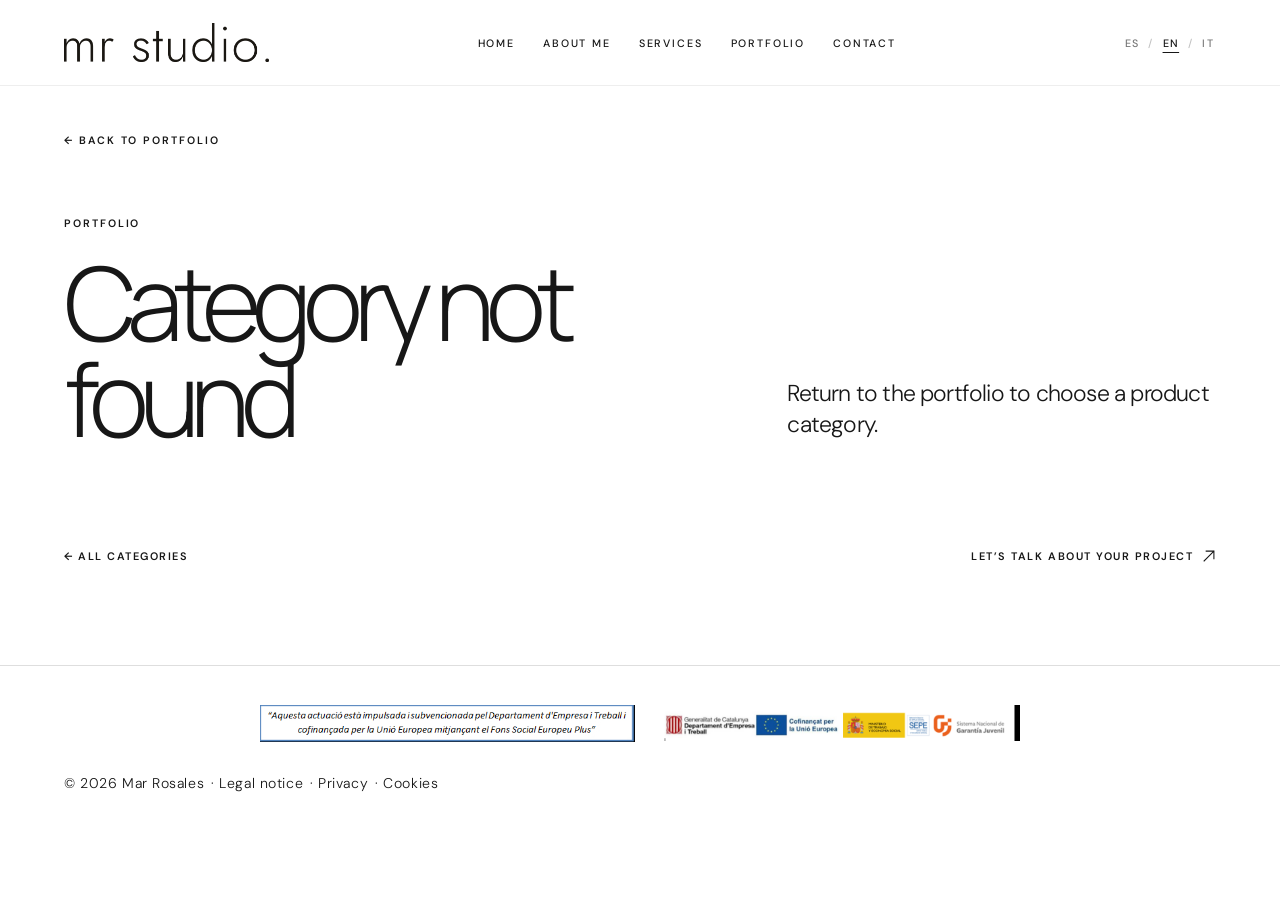
<file: portfolio-detalle.html>
<!doctype html>
<html lang="es">
<head>
  <meta charset="utf-8"><meta name="viewport" content="width=device-width, initial-scale=1"><meta name="theme-color" content="#ffffff">
  <title>Portfolio — mr.studio</title>
  <meta name="description" content="Explora el portfolio de Mar Rosales por tipo de producto: prêt-à-porter, beachwear, swimwear, occasionwear y homewear.">
  <link rel="preconnect" href="https://fonts.googleapis.com"><link rel="preconnect" href="https://fonts.gstatic.com" crossorigin>
  <link href="https://fonts.googleapis.com/css2?family=DM+Sans:wght@300;400;500;600&family=Manrope:wght@300;400;500;600&display=swap" rel="stylesheet">
  <link rel="stylesheet" href="servicio-detalle.css"><link rel="stylesheet" href="portfolio-detalle.css"><link rel="stylesheet" href="language.css">
  <script src="language.js" defer></script><script src="legal-nav.js" defer></script><script src="portfolio-data.js" defer></script><script src="portfolio-detalle.js" defer></script>
</head>
<body>
  <a class="skip" href="#contenido">Ir al contenido</a>
  <header class="site-header"><a href="index.html#inicio" aria-label="MR Studio, ir al inicio"><img class="header-logo" src="fotos porfolio/logo/logo sin contornos black.png" alt="mr.studio"></a><button class="menu-toggle" type="button" aria-controls="main-nav" aria-expanded="false">Menú</button><nav class="desktop-nav" id="main-nav" aria-label="Navegación principal"><a href="index.html#inicio">Inicio</a><a href="index.html#sobre-mi">Sobre mí</a><a href="index.html#servicios">Servicios</a><a href="index.html#portfolio">Portfolio</a><a href="index.html#contacto">Contacto</a></nav><div class="language-switch" role="group" aria-label="Language / Idioma / Lingua"><button type="button" data-lang="es" lang="es" aria-label="Español">ES</button><span aria-hidden="true">/</span><button type="button" data-lang="en" lang="en" aria-label="English">EN</button><span aria-hidden="true">/</span><button type="button" data-lang="it" lang="it" aria-label="Italiano">IT</button></div></header>
  <main class="portfolio-detail-main" id="contenido">
    <a class="portfolio-back" href="index.html#portfolio">← Volver al portfolio</a>
    <div class="portfolio-detail-intro"><div><span class="eyebrow" id="category-number">Portfolio</span><h1 id="category-title">Portfolio</h1></div><p id="category-description"></p></div>
    <section class="portfolio-slider" id="portfolio-slider" aria-label="Galería de imágenes del portfolio" tabindex="0">
      <div class="portfolio-slide-track" id="slide-track" role="list"></div>
      <div class="portfolio-slider-controls"><button type="button" id="slide-prev" aria-label="Mostrar fotos anteriores">← Anterior</button><button type="button" id="slide-toggle" aria-pressed="false">Pausar</button><button type="button" id="slide-next" aria-label="Mostrar fotos siguientes">Siguiente →</button></div>
    </section>
    <dialog class="portfolio-lightbox" id="portfolio-lightbox" aria-label="Foto ampliada"><button class="portfolio-lightbox-close" id="lightbox-close" type="button" aria-label="Cerrar foto ampliada">Cerrar ×</button><img id="lightbox-image" alt=""><p id="lightbox-caption"></p></dialog>
    <div class="portfolio-detail-bottom"><a href="index.html#portfolio">← Todas las categorías</a><a href="index.html#contacto">Hablemos de tu proyecto <span aria-hidden="true"></span></a></div>
  </main>
  <footer><div class="footer-top"><img src="fotos porfolio/logos footer/frase.jpg" alt="Actuación impulsada y subvencionada por el Departament d’Empresa i Treball y cofinanciada por la Unión Europea" loading="lazy"><img src="fotos porfolio/logos footer/logos.jpg" alt="Logotipos de las entidades financiadoras" loading="lazy"></div><div class="footer-bottom"><span>© <span id="year"></span> Mar Rosales</span><nav aria-label="Enlaces legales"><a href="aviso-legal.html">Aviso legal</a><a href="politica-privacidad.html">Privacidad</a><a href="politica-cookies.html">Cookies</a></nav></div></footer>
</body>
</html>
</file>
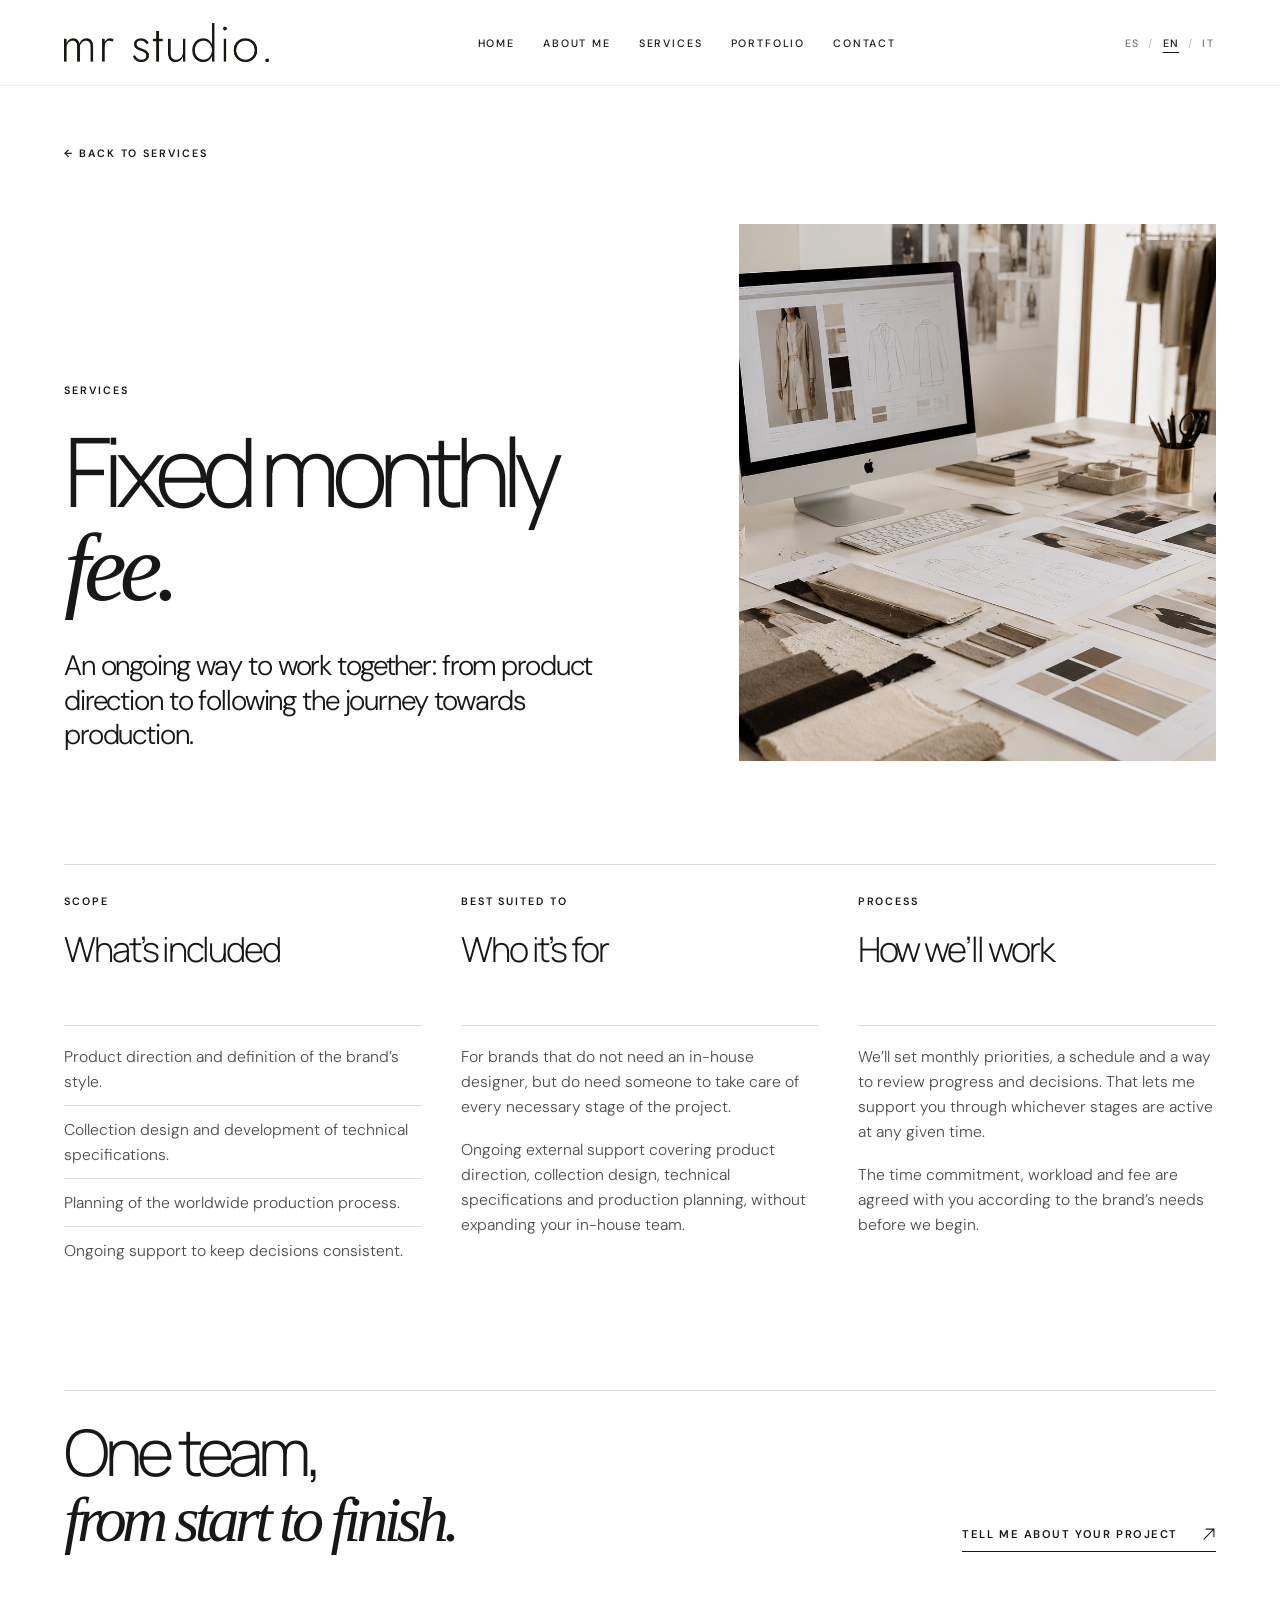
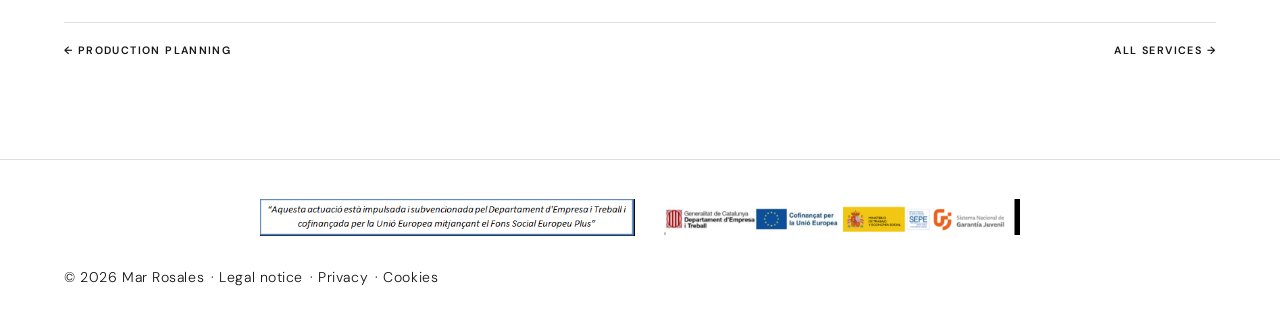
<file: tarifa-fija-mensual.html>
<!doctype html>
<html lang="es">
<head>
  <meta charset="utf-8"><meta name="viewport" content="width=device-width, initial-scale=1"><meta name="theme-color" content="#ffffff">
  <title>Tarifa fija mensual — mr.studio</title>
  <meta name="description" content="Una colaboración mensual que reúne dirección de producto, diseño de colección, fichas técnicas y planificación de producción para marcas de moda.">
  <link rel="preconnect" href="https://fonts.googleapis.com"><link rel="preconnect" href="https://fonts.gstatic.com" crossorigin>
  <link href="https://fonts.googleapis.com/css2?family=DM+Sans:wght@300;400;500;600&family=Manrope:wght@300;400;500;600&display=swap" rel="stylesheet">
  <link rel="stylesheet" href="servicio-detalle.css"><link rel="stylesheet" href="language.css"><script src="language.js" defer></script><script src="legal-nav.js" defer></script>
</head>
<body>
  <a class="skip" href="#contenido">Ir al contenido</a>
  <header class="site-header"><a href="index.html#inicio" aria-label="MR Studio, ir al inicio"><img class="header-logo" src="fotos porfolio/logo/logo sin contornos black.png" alt="mr.studio"></a><button class="menu-toggle" type="button" aria-controls="main-nav" aria-expanded="false">Menú</button><nav class="desktop-nav" id="main-nav" aria-label="Navegación principal"><a href="index.html#inicio">Inicio</a><a href="index.html#sobre-mi">Sobre mí</a><a href="index.html#servicios">Servicios</a><a href="index.html#portfolio">Portfolio</a><a href="index.html#contacto">Contacto</a></nav><div class="language-switch" role="group" aria-label="Language / Idioma / Lingua"><button type="button" data-lang="es" lang="es" aria-label="Español">ES</button><span aria-hidden="true">/</span><button type="button" data-lang="en" lang="en" aria-label="English">EN</button><span aria-hidden="true">/</span><button type="button" data-lang="it" lang="it" aria-label="Italiano">IT</button></div></header>
  <main class="detail-main" id="contenido">
    <a class="detail-back" href="index.html#servicios">← Volver a servicios</a>
    <div class="detail-hero"><div><span class="eyebrow">Servicios</span><h1 class="detail-title">Tarifa fija<br><em>mensual.</em></h1><p class="detail-lead">Una forma de trabajar juntos de manera continuada: de la dirección de producto al seguimiento del camino hacia producción.</p></div><img src="fotos porfolio/serveis/tarifa-fija-mensual-espacio-creativo.png" alt="Espacio creativo con bocetos, tejidos y prendas de moda"></div>
    <div class="detail-grid">
      <section class="detail-block"><span class="eyebrow">Alcance</span><h2>Qué incluye</h2><ul><li>Dirección de producto y definición del estilo de marca.</li><li>Diseño de colección y desarrollo de fichas técnicas.</li><li>Planificación del proceso de producción worldwide.</li><li>Acompañamiento continuado para mantener la coherencia entre las decisiones.</li></ul></section>
      <section class="detail-block"><span class="eyebrow">Encaje</span><h2>Para quién</h2><p>Para marcas que no necesitan incorporar a un diseñador in-house, pero sí contar con alguien que cuide de todas las fases necesarias del proyecto.</p><p>Un apoyo externo y continuado que acompaña la dirección de producto, el diseño de la colección, las fichas técnicas y la planificación de producción, sin necesidad de ampliar el equipo en plantilla.</p></section>
      <section class="detail-block"><span class="eyebrow">Proceso</span><h2>Cómo trabajaremos</h2><p>Definiremos las prioridades del mes, el calendario y una forma de revisar avances y decisiones. Así puedo acompañarte en las fases que estén activas en cada momento.</p><p>La dedicación, el volumen de trabajo y la tarifa se acuerdan contigo según las necesidades de la marca antes de comenzar.</p></section>
    </div>
    <div class="detail-next"><p>Un mismo equipo,<br><em>de principio a fin.</em></p><a class="detail-cta" href="index.html#contacto">Cuéntame tu proyecto <span aria-hidden="true"></span></a></div>
    <nav class="detail-nav" aria-label="Otros servicios"><a href="planificacion-de-produccion.html">← Planificación de producción</a><a href="index.html#servicios">Todos los servicios →</a></nav>
  </main>
  <footer><div class="footer-top"><img src="fotos porfolio/logos footer/frase.jpg" alt="Actuación impulsada y subvencionada por el Departament d’Empresa i Treball y cofinanciada por la Unión Europea" loading="lazy"><img src="fotos porfolio/logos footer/logos.jpg" alt="Logotipos de las entidades financiadoras" loading="lazy"></div><div class="footer-bottom"><span>© 2026 Mar Rosales</span><nav aria-label="Enlaces legales"><a href="aviso-legal.html">Aviso legal</a><a href="politica-privacidad.html">Privacidad</a><a href="politica-cookies.html">Cookies</a></nav></div></footer>
</body>
</html>
</file>
<file: legal.css>
:root{--ink:#171717;--muted:#686868;--line:#dedede;--pad:clamp(20px,5vw,84px)}
*,*::before,*::after{box-sizing:border-box}
html{scroll-behavior:smooth}
body{margin:0;background:#fff;color:var(--ink);font-family:'DM Sans',Arial,sans-serif;font-weight:300;line-height:1.65;-webkit-font-smoothing:antialiased}
a{color:inherit;text-underline-offset:4px}
a:hover{opacity:.65}
:focus-visible{outline:2px solid var(--ink);outline-offset:4px}
img{display:block;max-width:100%}
.site-header{height:86px;position:fixed;inset:0 0 auto;z-index:100;display:flex;align-items:center;justify-content:space-between;gap:24px;padding:0 var(--pad);background:rgba(255,255,255,.97);border-bottom:1px solid #eee;backdrop-filter:blur(16px)}
.header-logo{width:clamp(150px,16vw,230px);height:auto}
.desktop-nav{display:flex;align-items:center;gap:clamp(18px,2.2vw,38px)}
.desktop-nav a{font-size:.67rem;font-weight:500;letter-spacing:.17em;text-decoration:none;text-transform:uppercase;white-space:nowrap}
.menu-toggle{display:none;background:none;border:0;color:var(--ink);font:500 .7rem 'DM Sans',Arial,sans-serif;letter-spacing:.16em;text-transform:uppercase;cursor:pointer}
.legal-wrap{max-width:1100px;margin:0 auto;padding:clamp(118px,10vw,145px) var(--pad) clamp(80px,10vw,140px)}
.back,.eyebrow{font-size:.67rem;font-weight:600;letter-spacing:.18em;text-decoration:none;text-transform:uppercase}
.back{display:inline-block;margin-bottom:clamp(25px,3vw,40px)}
.eyebrow{color:var(--muted);margin:0 0 18px}
h1{font-family:Manrope,Arial,sans-serif;font-size:clamp(3.4rem,8vw,8.5rem);font-weight:300;letter-spacing:-.085em;line-height:.95;margin:0 0 35px}
.updated{color:var(--muted);font-size:.67rem;letter-spacing:.13em;text-transform:uppercase;margin:0 0 70px;padding-bottom:28px;border-bottom:1px solid var(--line)}
h2{font-family:Manrope,Arial,sans-serif;font-size:clamp(1.6rem,2.5vw,2.5rem);font-weight:300;letter-spacing:-.045em;line-height:1.2;margin:65px 0 20px}
p,li,td{font-size:clamp(.98rem,1.12vw,1.12rem)}
p{max-width:75ch;margin:0 0 1.15em}
ul{padding-left:1.4em;margin:0 0 1.5em}
li{padding-left:.3em;margin-bottom:.4em}
strong{font-weight:600}
table{width:100%;border-collapse:collapse;margin:25px 0 35px}
th,td{text-align:left;vertical-align:top;padding:16px 18px 16px 0;border-bottom:1px solid var(--line)}
th{font-size:.65rem;font-weight:600;letter-spacing:.12em;text-transform:uppercase}
.pill{display:inline-block;border:1px solid var(--line);padding:3px 8px;font-size:.65rem;text-transform:uppercase;letter-spacing:.1em}
footer{background:#fff;color:var(--ink);border-top:1px solid var(--line);padding:clamp(26px,3vw,48px) var(--pad) 28px}
.footer-top{display:grid;grid-template-columns:1.05fr 1fr;gap:clamp(18px,2.2vw,40px);align-items:center;max-width:760px;margin:0 auto 32px}
.footer-top img{width:100%;height:auto;background:#fff}
.footer-bottom{display:flex;gap:7px;flex-wrap:wrap;align-items:center;font-size:clamp(.72rem,1.1vw,1rem);letter-spacing:.04em}
.footer-bottom nav{display:flex;gap:7px;flex-wrap:wrap}
.footer-bottom nav a::before{content:'· ';text-decoration:none}
#cookie-banner{position:fixed;bottom:0;left:0;right:0;z-index:999;display:flex;align-items:center;justify-content:space-between;flex-wrap:wrap;gap:20px;background:#fff;color:var(--ink);border-top:1px solid var(--line);box-shadow:0 -8px 30px rgba(0,0,0,.07);padding:18px var(--pad)}
#cookie-banner.hidden{display:none}
#cookie-banner p{font-size:.85rem;line-height:1.45;margin:0;max-width:70ch}
.cookie-actions{display:flex;gap:10px;flex-wrap:wrap}
.cb-btn{font:600 .65rem 'DM Sans',Arial,sans-serif;letter-spacing:.12em;text-transform:uppercase;padding:12px 16px;border:1px solid var(--ink);cursor:pointer;background:#fff;color:var(--ink)}
.cb-accept{background:var(--ink);color:#fff}
@media(max-width:900px){.site-header{height:72px}.header-logo{width:175px}.desktop-nav{display:none}.menu-toggle{display:block}.desktop-nav.open{position:absolute;display:flex;top:72px;left:0;width:100vw;height:calc(100svh - 72px);flex-direction:column;align-items:flex-start;justify-content:center;gap:25px;background:#fff;padding:var(--pad)}.desktop-nav.open a{font-size:clamp(1.8rem,8vw,4rem);letter-spacing:-.06em;text-transform:none;font-weight:300}}
@media(max-width:700px){.legal-wrap{padding-top:108px}h1{overflow-wrap:anywhere}.footer-top{grid-template-columns:1fr}.footer-bottom{line-height:1.6}table{display:block;overflow-x:auto;white-space:normal}th,td{min-width:130px}}
</file>
<file: language.css>
.language-switch{display:flex;align-items:center;gap:7px;flex:none;margin-left:clamp(6px,1.4vw,20px);font:500 .67rem 'DM Sans',Arial,sans-serif;letter-spacing:.12em}
.language-switch button{appearance:none;border:0;background:none;color:#777;padding:8px 2px;cursor:pointer;font:inherit;letter-spacing:inherit}
.language-switch button[aria-pressed="true"]{color:#171717;text-decoration:underline;text-underline-offset:5px}
.language-switch button:hover{color:#171717}
.language-switch button:focus-visible{outline:2px solid #171717;outline-offset:3px}
.language-switch span{color:#c2c2c2}
@media(max-width:900px){.site-header .language-switch{order:2;margin-left:auto;margin-right:12px;gap:4px;font-size:.62rem}.site-header .menu-toggle{order:3}.language-switch button{padding:8px 1px}}
@media(max-width:420px){.site-header .language-switch{margin-right:7px;font-size:.57rem}.header-logo{max-width:42vw}}
</file>
<file: servicio-detalle.css>
:root{--ink:#171717;--muted:#666;--line:#dedede;--pad:clamp(20px,5vw,84px)}
*,*::before,*::after{box-sizing:border-box}
html{scroll-behavior:smooth}
body{margin:0;background:#fff;color:var(--ink);font-family:'DM Sans',Arial,sans-serif;font-weight:300;-webkit-font-smoothing:antialiased}
a{color:inherit;text-decoration:none}
img{display:block;max-width:100%}
:focus-visible{outline:2px solid var(--ink);outline-offset:5px}
.skip{position:absolute;top:-100px;left:20px;z-index:200;background:var(--ink);color:#fff;padding:12px}.skip:focus{top:12px}
.site-header{height:86px;position:fixed;inset:0 0 auto;z-index:100;display:flex;align-items:center;justify-content:space-between;padding:0 var(--pad);background:rgba(255,255,255,.97);border-bottom:1px solid #eee;backdrop-filter:blur(16px)}
.header-logo{display:block;width:clamp(150px,16vw,230px);height:auto}
.desktop-nav{display:flex;align-items:center;gap:clamp(18px,2.2vw,38px)}
.desktop-nav a{font-size:.67rem;text-transform:uppercase;letter-spacing:.17em;font-weight:500}
.desktop-nav a:hover,.detail-cta:hover,.detail-back:hover{opacity:.55}
.menu-toggle{display:none;background:none;border:0;color:var(--ink);font:500 .7rem 'DM Sans',Arial,sans-serif;text-transform:uppercase;letter-spacing:.16em;cursor:pointer}
.detail-main{padding:clamp(120px,11vw,170px) var(--pad) clamp(65px,8vw,110px)}
.detail-back,.eyebrow{font-size:.67rem;font-weight:600;letter-spacing:.18em;text-transform:uppercase}
.detail-back{display:inline-block;margin-bottom:clamp(40px,5vw,80px)}
.detail-hero{display:grid;grid-template-columns:minmax(0,1fr) minmax(0,.78fr);gap:clamp(35px,5vw,85px);align-items:end}
.detail-title{font-family:Manrope,Arial,sans-serif;font-size:clamp(3.4rem,7.5vw,9rem);font-weight:300;letter-spacing:-.09em;line-height:.96;margin:26px 0 35px;overflow-wrap:break-word}
.detail-title em{font-family:Georgia,serif;font-style:italic;font-weight:400;letter-spacing:-.07em}
.detail-lead{font-size:clamp(1.25rem,2.2vw,2.1rem);line-height:1.24;letter-spacing:-.04em;max-width:31ch;margin:0 0 8px}
.detail-hero img{width:100%;height:clamp(330px,42vw,680px);object-fit:cover;background:#eee}
.detail-hero img.tech-sheet{height:auto;max-height:680px;object-fit:contain;background:#fff}
.detail-grid{display:grid;grid-template-columns:repeat(3,minmax(0,1fr));gap:clamp(25px,3vw,50px);border-top:1px solid var(--line);margin-top:clamp(65px,8vw,120px)}
.detail-block{padding-top:24px}
.detail-block h2{font:300 clamp(1.6rem,2.7vw,3rem) Manrope,Arial,sans-serif;letter-spacing:-.06em;line-height:1.1;min-height:calc(2.2em + 20px);margin:20px 0 18px;padding-bottom:20px;border-bottom:1px solid var(--line)}
.detail-block p,.detail-block li{font-size:clamp(.98rem,1.15vw,1.15rem);line-height:1.6;color:#4b4b4b}
.detail-block p{margin:0 0 18px}
.detail-block a{text-decoration:underline;text-underline-offset:4px}
.detail-block ul{list-style:none;padding:0;margin:0}
.detail-block li{border-top:1px solid var(--line);padding:11px 0}
.detail-block li:first-child{border-top:0;padding-top:0}
.detail-block .tech-specs{border-top:1px solid var(--line);padding-top:14px;margin-top:0}
.detail-next{display:flex;align-items:end;justify-content:space-between;gap:25px;border-top:1px solid var(--line);margin-top:clamp(70px,9vw,130px);padding-top:28px}
.detail-next p{font:300 clamp(2.7rem,5vw,6rem) Manrope,Arial,sans-serif;letter-spacing:-.075em;line-height:1.02;margin:0}
.detail-next p em{font-family:Georgia,serif;font-style:italic;font-weight:400}
.detail-cta{display:inline-flex;align-items:center;gap:24px;border-bottom:1px solid var(--ink);padding-bottom:10px;white-space:nowrap;font-size:.7rem;font-weight:600;text-transform:uppercase;letter-spacing:.14em}
.detail-cta span{display:inline-block;flex:none;width:14px;height:14px;background:url('iconos/flecha-diagonal.svg') center/contain no-repeat}
.detail-nav{display:flex;justify-content:space-between;gap:20px;border-top:1px solid var(--line);margin-top:70px;padding-top:20px;font-size:.67rem;font-weight:600;text-transform:uppercase;letter-spacing:.13em}
footer{border-top:1px solid var(--line);padding:clamp(26px,3vw,48px) var(--pad) 28px}
.footer-top{display:grid;grid-template-columns:1.05fr 1fr;gap:clamp(18px,2.2vw,40px);align-items:center;max-width:760px;margin:0 auto 32px}
.footer-top img{width:100%;height:auto;background:#fff}
.footer-bottom{display:flex;gap:7px;flex-wrap:wrap;align-items:center;font-size:clamp(.72rem,1.1vw,1rem);letter-spacing:.04em}
.footer-bottom nav{display:flex;gap:7px;flex-wrap:wrap}
.footer-bottom nav a::before{content:'· '}
@media(max-width:900px){.site-header{height:72px}.header-logo{width:175px}.desktop-nav{display:none}.menu-toggle{display:block}.desktop-nav.open{position:absolute;display:flex;top:72px;left:0;width:100vw;height:calc(100svh - 72px);flex-direction:column;align-items:flex-start;justify-content:center;gap:25px;background:#fff;padding:var(--pad)}.desktop-nav.open a{font-size:clamp(1.8rem,8vw,4rem);letter-spacing:-.06em;text-transform:none;font-weight:300}.detail-hero{grid-template-columns:1fr}.detail-hero img{height:clamp(300px,65vw,600px)}.detail-grid{grid-template-columns:repeat(3,minmax(0,1fr));gap:clamp(14px,2vw,25px)}.detail-block h2{font-size:clamp(1.35rem,2.5vw,2.2rem)}}
@media(max-width:700px){
  .detail-grid{grid-template-columns:repeat(3,minmax(0,1fr));gap:clamp(8px,2vw,16px);overflow:visible;padding-bottom:0}
  .detail-block{min-width:0;padding-top:16px}
  .detail-block .eyebrow{font-size:clamp(.48rem,1.6vw,.62rem);letter-spacing:.08em}
  .detail-block h2{font-size:clamp(.9rem,3.3vw,1.35rem);min-height:4.3em;margin:12px 0 12px;padding-bottom:10px;overflow-wrap:anywhere}
  .detail-block p,.detail-block li{font-size:clamp(.75rem,2.5vw,.95rem);line-height:1.4;overflow-wrap:anywhere}
  .detail-block p{margin-bottom:12px}
  .detail-block li{padding:9px 0}
}
@media(max-width:600px){.detail-main{padding-top:108px}.detail-title{font-size:clamp(3.15rem,12vw,5rem)}.detail-next{align-items:start;flex-direction:column}.detail-nav{line-height:1.5}.footer-top{grid-template-columns:1fr}}
</file>
<file: portfolio-detalle.css>
.portfolio-detail-main{padding:clamp(118px,10vw,155px) var(--pad) clamp(65px,8vw,115px)}
.portfolio-back{display:inline-block;margin-bottom:clamp(36px,5vw,70px);font-size:.67rem;font-weight:600;letter-spacing:.18em;text-transform:uppercase}
.portfolio-back:hover,.portfolio-detail-bottom a:hover{opacity:.55}
.portfolio-detail-intro{display:grid;grid-template-columns:minmax(0,1fr) minmax(0,.65fr);gap:clamp(25px,5vw,85px);align-items:end;margin-bottom:clamp(48px,6vw,90px)}
.portfolio-detail-intro h1{font:300 clamp(3.7rem,8vw,10rem) Manrope,Arial,sans-serif;letter-spacing:-.09em;line-height:.94;margin:22px 0 0;overflow-wrap:break-word}
.portfolio-detail-intro p{max-width:35ch;font-size:clamp(1.2rem,1.8vw,1.9rem);line-height:1.35;letter-spacing:-.035em;margin:0 0 6px}
.portfolio-slider{border-top:1px solid var(--line);padding-top:clamp(18px,3vw,36px)}
.portfolio-slide-track{display:flex;gap:20px;overflow-x:auto;scroll-snap-type:x mandatory;scroll-behavior:smooth;scrollbar-width:none;overscroll-behavior-inline:contain}
.portfolio-slide-track::-webkit-scrollbar{display:none}
.portfolio-slide{flex:0 0 calc(25% - 15px);min-width:0;margin:0;scroll-snap-align:start}
.portfolio-slide-image{aspect-ratio:3/4;background:#f5f5f3;display:flex;align-items:center;justify-content:center}
.portfolio-slide-image img{display:block;width:100%;height:100%;object-fit:contain}
.portfolio-slide-open{display:block;width:100%;height:100%;padding:0;border:0;background:none;cursor:zoom-in}
.portfolio-slide-open:focus-visible{outline:2px solid var(--ink);outline-offset:-3px}
.portfolio-slide figcaption{min-height:45px;padding-top:12px;font-size:.64rem;font-weight:500;letter-spacing:.12em;text-transform:uppercase}
.portfolio-lightbox{width:min(820px,calc(100vw - 32px));max-height:calc(100dvh - 32px);border:0;padding:clamp(14px,2vw,24px);background:#fff;color:var(--ink);box-shadow:0 20px 80px rgba(0,0,0,.18)}
.portfolio-lightbox::backdrop{background:rgba(20,20,20,.72)}
.portfolio-lightbox-close{display:block;margin:0 0 14px auto;padding:5px 0;border:0;background:none;color:inherit;cursor:pointer;font:600 .68rem 'DM Sans',Arial,sans-serif;letter-spacing:.15em;text-transform:uppercase}
.portfolio-lightbox img{display:block;max-width:100%;max-height:min(70dvh,720px);width:auto;height:auto;margin:auto;object-fit:contain}
.portfolio-lightbox p{margin:14px 0 0;font-size:.64rem;font-weight:500;letter-spacing:.12em;text-align:center;text-transform:uppercase}
.portfolio-slider-controls{display:grid;grid-template-columns:1fr auto 1fr;align-items:center;gap:clamp(10px,2vw,25px);border-top:1px solid var(--line);border-bottom:1px solid var(--line);padding:16px 0}
.portfolio-slider-controls button{border:0;background:none;color:var(--ink);cursor:pointer;padding:10px 0;font:600 .68rem 'DM Sans',Arial,sans-serif;letter-spacing:.16em;text-transform:uppercase}
.portfolio-slider-controls button:first-child{text-align:left}
.portfolio-slider-controls button:last-child{text-align:right}
.portfolio-slider-controls button:hover{opacity:.55}
.portfolio-slider-controls button:disabled{opacity:.3;cursor:default}
.portfolio-detail-bottom{display:flex;justify-content:space-between;gap:25px;margin-top:clamp(55px,8vw,105px);font-size:.68rem;font-weight:600;letter-spacing:.14em;text-transform:uppercase}
.portfolio-detail-bottom a span{display:inline-block;width:14px;height:14px;margin-left:4px;background:url('iconos/flecha-diagonal.svg') center/contain no-repeat;vertical-align:-3px}
@media(max-width:1100px){.portfolio-slide-track{gap:16px}.portfolio-slide{flex-basis:calc(33.333333% - 10.667px)}}
@media(max-width:900px){.portfolio-detail-intro{grid-template-columns:1fr;gap:24px}.portfolio-detail-intro p{max-width:42ch}}
@media(max-width:600px){.portfolio-detail-main{padding-top:108px}.portfolio-detail-intro h1{font-size:clamp(3rem,12vw,5rem)}.portfolio-slide-track{gap:10px}.portfolio-slide{flex-basis:calc(50% - 5px)}.portfolio-detail-bottom{flex-direction:column}.portfolio-slider-controls button{font-size:.58rem}}
@media(prefers-reduced-motion:reduce){.portfolio-slide-track{scroll-behavior:auto}}
</file>
